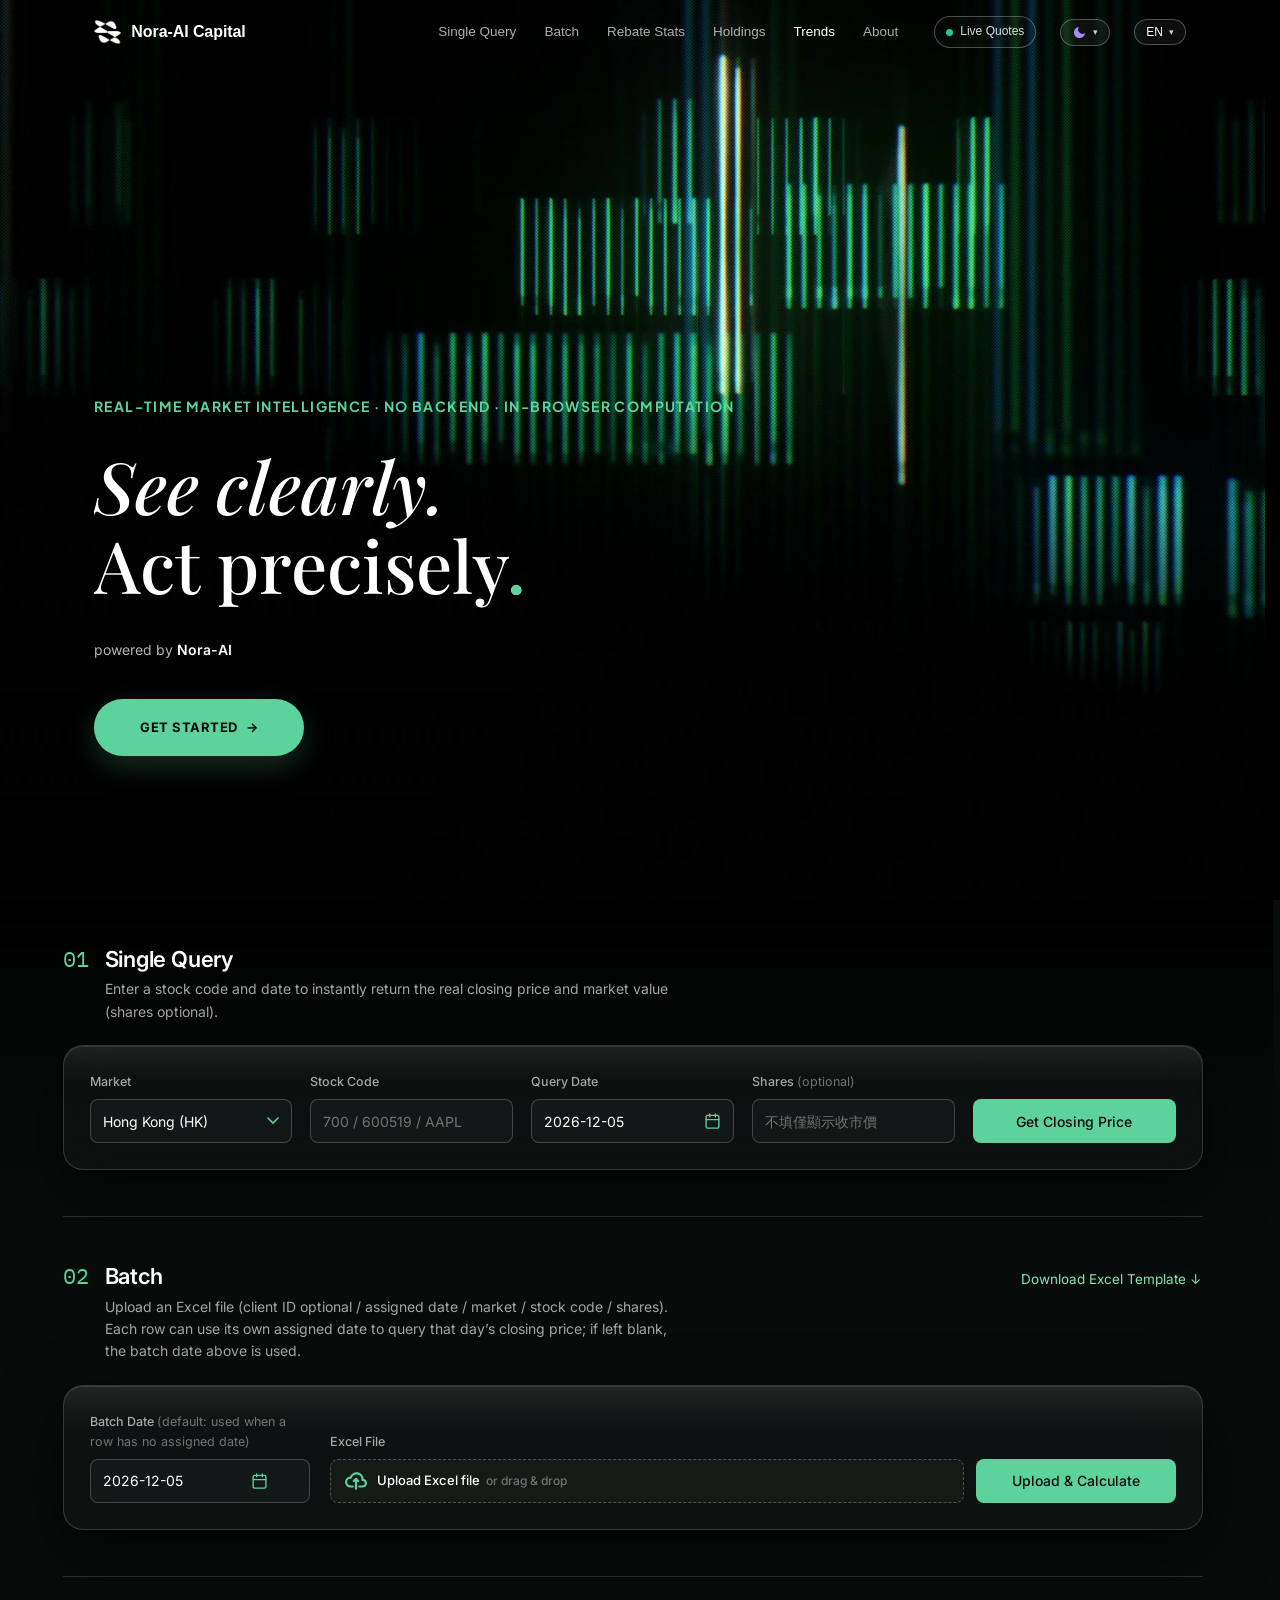
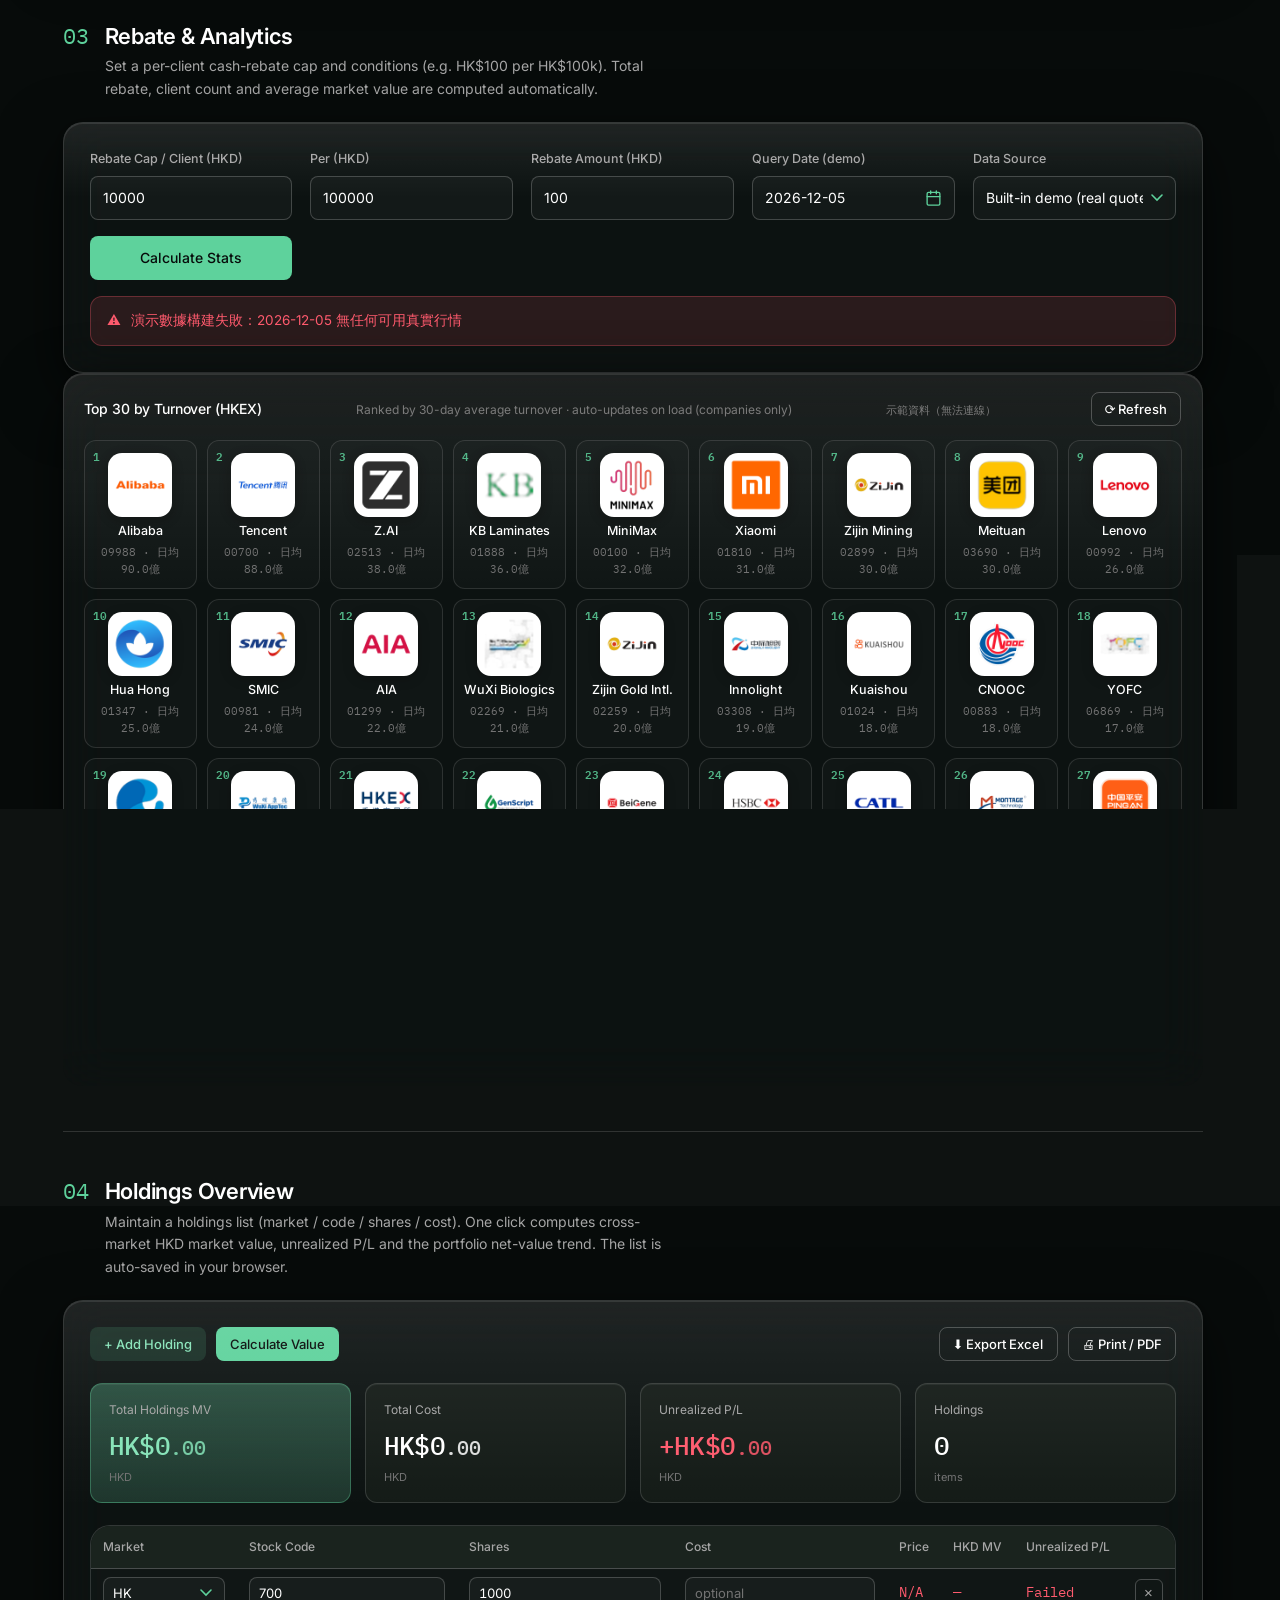
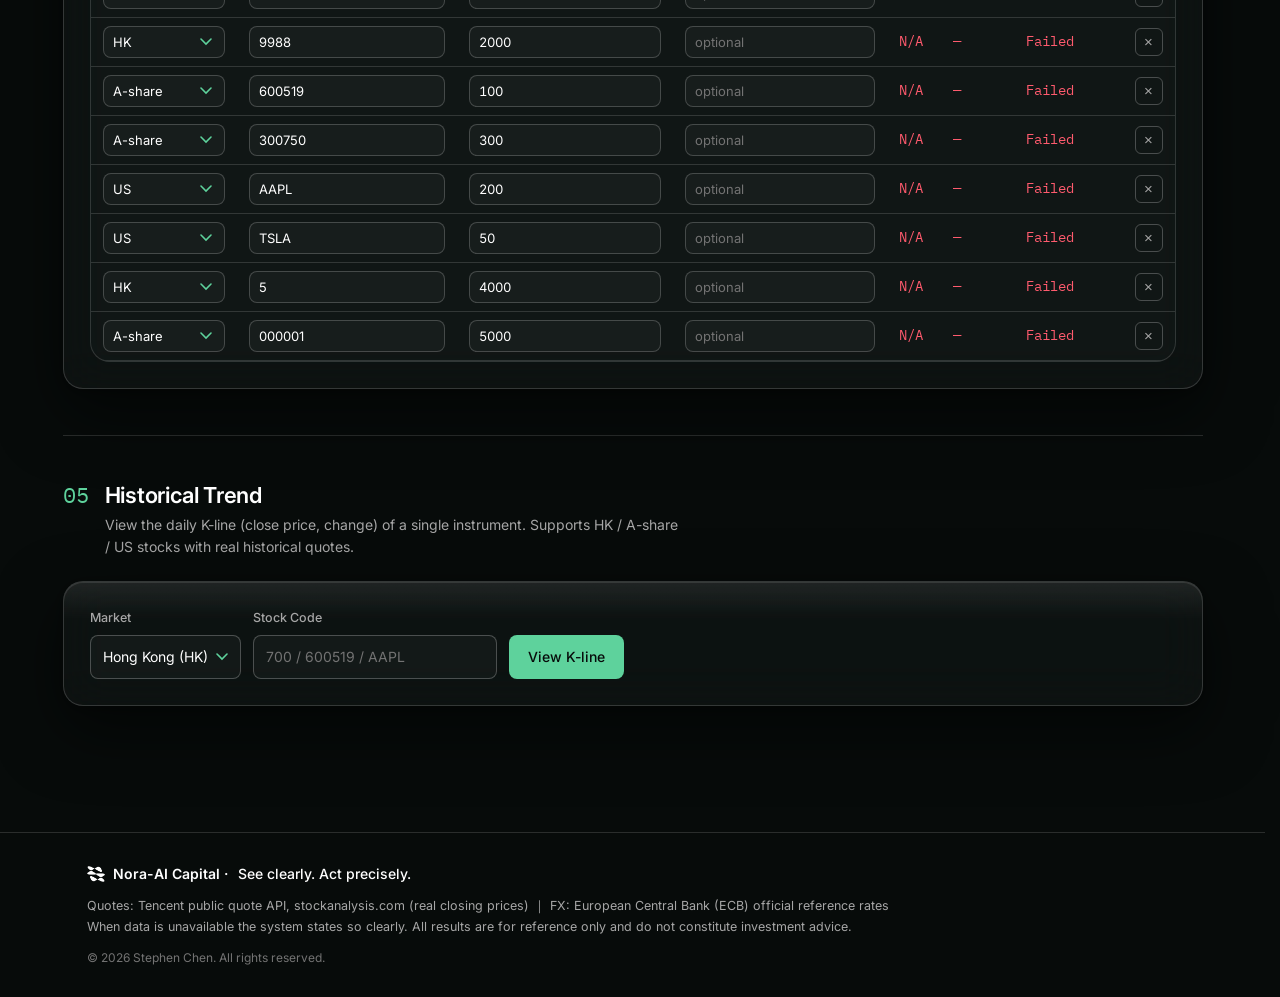
<file: index.html>
<!DOCTYPE html>
<html lang="zh-Hant">
<head>
<meta charset="UTF-8">
<meta name="viewport" content="width=device-width, initial-scale=1.0">
<title>Nora-AI Capital — 股票市值計算器</title>
<script>
  /* 防止微信/瀏覽器在載入時自動復原上次滾動位置（導致 hero 一閃後跳到下方區塊）。
     設為 manual 可關掉瀏覽器自帶的 scroll restoration，並在載入時瞬間回到頂部。 */
  (function () {
    try { if ('scrollRestoration' in history) history.scrollRestoration = 'manual'; } catch (e) {}
    /* 帶錨點跳轉（如 index.html#quote）時讓瀏覽器正常跳到章節；僅無錨點才回頂部 */
    if (location.hash) return;
    function toTop() {
      try { window.scrollTo({ top: 0, left: 0, behavior: 'instant' }); }
      catch (e) { window.scrollTo(0, 0); }
    }
    toTop();
    document.addEventListener('DOMContentLoaded', toTop);
    window.addEventListener('load', toTop);
  })();
</script>
<meta name="description" content="Nora-AI Capital — 港股 / A股 / 美股持倉市值計算、批量作業與現金回贈統計">
<link rel="icon" type="image/png" sizes="32x32" href="img/logo-mark-32.png">
<link rel="icon" type="image/png" sizes="192x192" href="img/logo-mark-192.png">
<link rel="apple-touch-icon" sizes="180x180" href="img/apple-touch-icon.png">
<meta name="theme-color" content="#070B0A">
<meta property="og:title" content="Nora-AI Capital — 股票市值計算器">
<meta property="og:description" content="See clearly. Act precisely. 港股 / A股 / 美股持倉市值計算、批量作業與現金回贈統計。">
<meta property="og:image" content="img/logo-mark-512.png">
<meta property="og:type" content="website">
<meta name="twitter:card" content="summary">
<meta name="twitter:image" content="img/logo-mark-512.png">
<link rel="preconnect" href="https://fonts.googleapis.com">
<link rel="preconnect" href="https://fonts.gstatic.com" crossorigin>
<link href="https://fonts.googleapis.com/css2?family=Alibaba+PuHuiTi:wght@300;400;500;600&family=IBM+Plex+Mono:wght@300;400;500&family=Inter:wght@200;300;400;500;600;800&family=Instrument+Serif:ital@0;1&family=Ma+Shan+Zheng&family=Playfair+Display:ital,wght@0,400;0,500;0,600;1,400;1,500;1,600&family=Plus+Jakarta+Sans:wght@400;600;700&display=swap" rel="stylesheet">
<script>
  /* 白天／深夜主題：於 CSS 載入前先決定 data-theme，避免閃色（FOUC）。
     localStorage("site_theme") ∈ {day, night, auto}；缺省 auto（06:00–17:59＝白天）。 */
  (function () {
    var t = "auto";
    try {
      var v = localStorage.getItem("site_theme");
      if (v === "day" || v === "night" || v === "auto") t = v;
    } catch (e) { /* ignore */ }
    if (t === "auto") {
      var h = new Date().getHours();
      t = (h >= 6 && h < 18) ? "day" : "night";
    }
    document.documentElement.setAttribute("data-theme", t);
  })();
</script>
    <link rel="stylesheet" href="css/style.css?v=20260816aa">
<link rel="stylesheet" href="css/hero.css?v=20260816e">
</head>
<body>

<!-- ================= 極光背景層（WebGL 流體極光，位於各章節背後） ================= -->
<canvas id="aurora-canvas" aria-hidden="true"></canvas>
<script src="js/aurora-bg.js?v=20260816b"></script>
<!-- ================= 白天章節背景層（綠色漸變物體＋變換線條，取代極光） ================= -->
<div id="dayScene" aria-hidden="true"></div>

<!-- ================= 導覽（透明融入 hero；滾動後毛玻璃懸浮） ================= -->
<header class="site-nav" id="siteNav">
  <div class="container nav-row">
    <a class="brand" href="#top"><img class="brand-logo" src="img/logo-mark-white.png" alt="Nora-AI Capital"><span class="brand-text">Nora-AI Capital</span></a>
    <nav class="nav-links" id="navLinks" aria-label="主導覽" data-i18n-aria="nav.aria">
      <span class="nav-indicator" id="navIndicator" aria-hidden="true"></span>
      <a href="#quote"><span class="nav-link__txt" data-i18n="nav.query">單筆查詢</span><span class="nav-link__txt" aria-hidden="true" data-i18n="nav.query">單筆查詢</span></a>
      <a href="#batch"><span class="nav-link__txt" data-i18n="nav.batch">批量作業</span><span class="nav-link__txt" aria-hidden="true" data-i18n="nav.batch">批量作業</span></a>
      <a href="#stats"><span class="nav-link__txt" data-i18n="nav.stats">回贈統計</span><span class="nav-link__txt" aria-hidden="true" data-i18n="nav.stats">回贈統計</span></a>
      <a href="#overview"><span class="nav-link__txt" data-i18n="nav.overview">持倉總覽</span><span class="nav-link__txt" aria-hidden="true" data-i18n="nav.overview">持倉總覽</span></a>
      <a href="#history"><span class="nav-link__txt" data-i18n="nav.history">走勢</span><span class="nav-link__txt" aria-hidden="true" data-i18n="nav.history">走勢</span></a>
      <a href="about.html"><span class="nav-link__txt" data-i18n="nav.about">關於</span><span class="nav-link__txt" aria-hidden="true" data-i18n="nav.about">關於</span></a>
    </nav>
    <span class="nav-live"><i class="dot"></i><span data-i18n="nav.live">真實行情</span></span>
    <div class="theme-switch" id="themeSwitch"></div>
    <div class="lang-switch" id="langSwitch"></div>
    <button class="nav__toggle" id="menuToggle" aria-expanded="false" aria-controls="mobileMenu" aria-label="Open menu" data-i18n-aria="nav.menu">
      <span class="bar"></span>
      <span class="bar"></span>
      <span class="bar"></span>
    </button>
  </div>
</header>

<!-- ================= 全螢幕 mobile menu（hero 漢堡觸發） ================= -->
<nav class="mobile-menu" id="mobileMenu" role="dialog" aria-modal="true" aria-label="Site menu" aria-hidden="true" inert>
  <a class="m-link" href="#quote" style="--i:0" data-i18n="nav.query">單筆查詢</a>
  <a class="m-link" href="#batch" style="--i:1" data-i18n="nav.batch">批量作業</a>
  <a class="m-link" href="#stats" style="--i:2" data-i18n="nav.stats">回贈統計</a>
  <a class="m-link" href="#overview" style="--i:3" data-i18n="nav.overview">持倉總覽</a>
  <a class="m-link" href="#history" style="--i:4" data-i18n="nav.history">走勢</a>
  <a class="m-link" href="about.html" style="--i:5" data-i18n="nav.about">關於</a>
  <a class="m-cta" href="#quote" style="--i:6" data-i18n="menu.cta">開始使用</a>
</nav>

<!-- ================= 頁頭（cinematic hero，站點第一視覺焦點） ================= -->
<section class="hero-cinema" id="top">
  <div class="hero-cinema__media">
    <video autoplay muted loop playsinline preload="auto"
      poster="video/hero-codenest-poster.jpg">
      <source src="https://stream.mux.com/tLkHO1qZoaaQOUeVWo8hEBeGQfySP02EPS02BmnNFyXys.m3u8" type="application/x-mpegURL">
    </video>
  </div>
  <!-- 白天 hero：白底＋綠調背景圖＋兩側柔綠霧＋純白曲線＋顆粒（僅 data-theme="day" 顯示） -->
  <div class="hero-day" id="heroDay" aria-hidden="true">
    <div class="hero-day__bg"></div>
    <div class="hero-day__fog hero-day__fog--l" aria-hidden="true"></div>
    <div class="hero-day__fog hero-day__fog--r" aria-hidden="true"></div>
    <div class="hero-day__lines" id="heroDayLines" aria-hidden="true"></div>
    <div class="hero-day__grain" aria-hidden="true"></div>
  </div>
  <div class="hero-cinema__scrim" aria-hidden="true"></div>
  <div class="hero-cinema__fade" aria-hidden="true"></div>

  <div class="hero-cinema__body">
    <div class="hero-cinema__panel">
      <p class="hc-eyebrow" data-i18n="hero.eyebrow">Real-time market intelligence</p>
      <div class="hc-slogan" data-cursor="blend" data-i18n-aria="brand.sloganFull" aria-label="See clearly. Act precisely.">
        <span class="hc-slogan__line hc-slogan__line--italic" data-i18n="brand.slogan1">See&nbsp;clearly.</span>
        <span class="hc-slogan__line" data-i18n-html="brand.slogan2Html">Act&nbsp;precisely<span class="hc-dot">.</span></span>
      </div>
      <p class="hc-powered">powered by <b>Nora-AI</b></p>
      <a class="hc-cta" href="#quote"><span data-i18n="hero.cta">Get started</span> <span class="arrow" aria-hidden="true">→</span></a>
    </div>
  </div>
</section>

<main class="container main">

  <!-- ================= 單筆查詢（第一章） ================= -->
  <section class="section" id="quote">
    <div class="section-head">
      <span class="sec-no">01</span>
      <div>
        <h2 data-i18n="quote.title">單筆查詢</h2>
        <p data-i18n="quote.desc">輸入股票代碼與日期，立即返回真實收市價與市值（可選填股數）。</p>
      </div>
    </div>
    <div class="card">
      <form id="quote-form" class="form-grid">
        <div class="field">
          <label for="q-market" data-i18n="quote.lbl.market">市場</label>
          <select id="q-market" name="market">
            <option value="HK" data-i18n="mk.opt.hk">港股（HK）</option>
            <option value="A" data-i18n="mk.opt.a">A股（A）</option>
            <option value="US" data-i18n="mk.opt.us">美股（US）</option>
          </select>
        </div>
        <div class="field">
          <label for="q-code" data-i18n="quote.lbl.code">股票代碼</label>
          <input id="q-code" type="text" data-i18n-ph="quote.ph.code" placeholder="700 / 600519 / AAPL" autocomplete="off" required>
        </div>
        <div class="field">
          <label for="q-date" data-i18n="quote.lbl.date">查詢日期</label>
          <div class="date-wrap">
            <input id="q-date" type="text" class="date-pick" readonly placeholder="YYYY-MM-DD" required>
            <svg class="date-ico" aria-hidden="true" focusable="false" viewBox="0 0 24 24" fill="none" stroke="currentColor" stroke-width="1.9" stroke-linecap="round" stroke-linejoin="round"><rect x="3" y="4" width="18" height="18" rx="2"/><line x1="16" y1="2" x2="16" y2="6"/><line x1="8" y1="2" x2="8" y2="6"/><line x1="3" y1="10" x2="21" y2="10"/></svg>
          </div>
        </div>
        <div class="field">
          <label for="q-shares"><span data-i18n="quote.lbl.shares">股份數量</span> <span class="opt" data-i18n="quote.opt">（選填）</span></label>
          <input id="q-shares" type="number" min="1" step="any" placeholder="不填僅顯示收市價">
        </div>
        <div class="field field-action">
          <button class="btn btn-primary" type="submit" id="q-submit" data-i18n="quote.btn">查詢收市價</button>
        </div>
      </form>
      <div id="q-result" class="result-area" hidden></div>
    </div>
  </section>

  <!-- ================= 批量作業（第二章） ================= -->
  <section class="section" id="batch">
    <div class="section-head">
      <span class="sec-no">02</span>
      <div>
        <h2 data-i18n="batch.title">批量作業</h2>
        <p data-i18n="batch.desc">上傳 Excel（客戶編號選填／指定日期／市場／股票代碼／股份數量），每列可使用自己的指定日期查詢該日收市價；如未填寫則採用上方批量日期。</p>
      </div>
      <button class="link-btn" id="dl-template" type="button" data-i18n="batch.dl">下載 Excel 樣本模板 ↓</button>
    </div>
    <div class="card">
      <form id="batch-form" class="form-grid">
        <div class="field field--with-lock">
          <label for="b-date"><span data-i18n="batch.lbl.date">批量日期</span> <span class="opt" data-i18n="batch.lbl.dateHint">（缺省值：每列未指定日期時使用）</span></label>
          <div class="date-lock-wrap">
            <input id="b-date" type="text" class="date-pick" readonly placeholder="YYYY-MM-DD" required>
            <svg class="date-ico" aria-hidden="true" focusable="false" viewBox="0 0 24 24" fill="none" stroke="currentColor" stroke-width="1.9" stroke-linecap="round" stroke-linejoin="round"><rect x="3" y="4" width="18" height="18" rx="2"/><line x1="16" y1="2" x2="16" y2="6"/><line x1="8" y1="2" x2="8" y2="6"/><line x1="3" y1="10" x2="21" y2="10"/></svg>
            <span class="b-date-hint" id="bDateHint" tabindex="0" aria-label="說明" style="display:none" title="">🔒<span class="tip-bubble">檔案含「指定日期」欄，批量日期已鎖定。各列以自己的指定日期查詢收市價。</span></span>
          </div>
        </div>
        <div class="b-file-row">
          <div class="field field-file">
            <label for="b-file" data-i18n="batch.lbl.file">Excel 檔案</label>
            <label class="b-file-drop" id="bFileDrop" data-i18n-aria="batch.aria.file">
              <svg class="b-file-icon" aria-hidden="true" xmlns="http://www.w3.org/2000/svg" fill="none" viewBox="0 0 20 16">
                <path stroke="currentColor" stroke-linecap="round" stroke-linejoin="round" stroke-width="2" d="M13 13h3a3 3 0 0 0 0-6h-.025A5.56 5.56 0 0 0 16 6.5 5.5 5.5 0 0 0 5.207 5.021C5.137 5.017 5.071 5 5 5a4 4 0 0 0 0 8h2.167M10 15V6m0 0L8 8m2-2 2 2"/>
              </svg>
              <span class="b-file-text">
                <span data-i18n="batch.fileText">上傳 Excel 檔案</span>
                <span class="b-file-hint" data-i18n="batch.fileHint">· 或拖曳至此</span>
              </span>
              <input id="b-file" type="file" accept=".xlsx" class="b-file-input" required>
            </label>
          </div>
          <div class="field field-action">
            <label class="b-action-label" aria-hidden="true">&nbsp;</label>
            <button class="btn btn-primary b-upload-btn" type="submit" id="b-submit" data-i18n="batch.btn">上傳並計算</button>
          </div>
        </div>
      </form>
      <div id="b-progress" class="progress" hidden></div>
      <div id="b-result" class="result-area" hidden></div>
    </div>
  </section>

  <!-- ================= 回贈與統計（第三章） ================= -->
  <section class="section" id="stats">
    <div class="section-head">
      <span class="sec-no">03</span>
      <div>
        <h2 data-i18n="stats.title">回贈與統計分析</h2>
        <p data-i18n="stats.desc">設定每人現金回贈上限與條件（如每 10 萬港幣送 100 元），自動統計總回贈、客戶人數與平均市值。</p>
      </div>
    </div>
    <div class="card">
      <form id="stats-form" class="form-grid">
        <div class="field">
          <label for="s-cap" data-i18n="stats.lbl.cap">每人回贈上限（HKD）</label>
          <input id="s-cap" type="number" min="0" step="any" value="10000" required>
        </div>
        <div class="field">
          <label for="s-threshold" data-i18n="stats.lbl.threshold">每（HKD）</label>
          <input id="s-threshold" type="number" min="1" step="any" value="100000" required>
        </div>
        <div class="field">
          <label for="s-amount" data-i18n="stats.lbl.amount">回贈金額（HKD）</label>
          <input id="s-amount" type="number" min="0" step="any" value="100" required>
        </div>
        <div class="field">
          <label for="s-date" data-i18n="stats.lbl.date">查詢日期（演示用）</label>
          <div class="date-wrap">
            <input id="s-date" type="text" class="date-pick" readonly placeholder="YYYY-MM-DD">
            <svg class="date-ico" aria-hidden="true" focusable="false" viewBox="0 0 24 24" fill="none" stroke="currentColor" stroke-width="1.9" stroke-linecap="round" stroke-linejoin="round"><rect x="3" y="4" width="18" height="18" rx="2"/><line x1="16" y1="2" x2="16" y2="6"/><line x1="8" y1="2" x2="8" y2="6"/><line x1="3" y1="10" x2="21" y2="10"/></svg>
          </div>
        </div>
        <div class="field">
          <label for="s-source" data-i18n="stats.lbl.source">數據源</label>
          <select id="s-source">
            <option value="demo" data-i18n="stats.opt.demo">內建演示（真實行情）</option>
            <option value="last" data-i18n="stats.opt.last">最近一次批量結果</option>
          </select>
        </div>
        <div class="field field-action">
          <button class="btn btn-primary" type="submit" id="s-submit" data-i18n="stats.btn">計算統計</button>
        </div>
      </form>

      <div id="s-loading" class="progress" hidden data-i18n="stats.loading">正在載入真實行情與統計…</div>

      <div id="s-kpis" class="kpis" hidden>
        <div class="kpi">
          <span class="kpi-label" data-i18n="stats.kpi.totalRebate">總回贈金額</span>
          <span class="kpi-value" id="k-total">—</span>
          <span class="kpi-unit">HKD</span>
        </div>
        <div class="kpi">
          <span class="kpi-label" data-i18n="stats.kpi.qualified">合資格受惠客戶</span>
          <span class="kpi-value" id="k-qualified">—</span>
          <span class="kpi-unit" data-i18n="stats.unit.clients">位</span>
        </div>
        <div class="kpi">
          <span class="kpi-label" data-i18n="stats.kpi.clients">涉及客戶人數</span>
          <span class="kpi-value" id="k-clients">—</span>
          <span class="kpi-unit" data-i18n="stats.unit.clients">位</span>
        </div>
        <div class="kpi">
          <span class="kpi-label" data-i18n="stats.kpi.avg">單一客戶平均市值</span>
          <span class="kpi-value" id="k-avg">—</span>
          <span class="kpi-unit">HKD</span>
        </div>
        <div class="kpi kpi-hl">
          <span class="kpi-label" data-i18n="stats.kpi.totalMv">持倉總市值</span>
          <span class="kpi-value" id="k-total-mv">—</span>
          <span class="kpi-unit">HKD</span>
        </div>
      </div>

      <div id="s-charts" class="charts" hidden>
        <div class="chart-box chart-top3">
          <h3 class="chart-title"><span data-i18n="stats.chart.top3">持倉市值 Top 3</span> <span class="chart-sub" data-i18n="stats.chart.top3sub">公司識別</span></h3>
          <div id="top3-cards" class="top3-cards"></div>
          <div id="chartTop3" class="chart"></div>
        </div>
        <div class="chart-box chart-market">
          <h3 class="chart-title" data-i18n="stats.chart.market">市場分佈</h3>
          <div id="chartMarket" class="chart"></div>
        </div>
        <div class="chart-box chart-rebate">
          <h3 class="chart-title" data-i18n="stats.chart.rebate">各客戶回贈</h3>
          <div id="chartRebate" class="chart"></div>
        </div>
      </div>

      <div id="s-error" class="error-box" hidden></div>
      <div id="s-note" class="note-box" hidden></div>
    </div>

    <!-- 港交所成交額 Top 30（公司識別看板） -->
    <div class="card top30-card">
      <div class="top30-head">
        <h3 class="chart-title"><span data-i18n="stats.top30.title">港交所成交額 Top 30</span></h3>
        <p class="top30-sub" data-i18n="stats.top30.desc">按最近 30 日平均成交額排行 · 進站自動更新（僅上市公司）</p>
        <span id="top30-meta" class="top30-meta">更新中…</span>
        <button class="btn btn-ghost btn-sm" type="button" id="top30-refresh" data-i18n="stats.top30.refresh">⟳ 更新</button>
      </div>
      <div id="top30-grid" class="top30-grid"></div>
    </div>
  </section>

  <!-- ================= 持倉總覽（第四章） ================= -->
  <section class="section" id="overview">
    <div class="section-head">
      <span class="sec-no">04</span>
      <div>
        <h2 data-i18n="overview.title">持倉總覽</h2>
        <p data-i18n="overview.desc">維護持倉清單（市場／代碼／股數／成本），一鍵計算跨市場港幣市值、未實現盈虧與組合淨值走勢。清單自動保存在本機瀏覽器。</p>
      </div>
    </div>
    <div class="card">
      <div class="pf-toolbar">
        <button class="btn btn-soft btn-sm" type="button" id="pf-add" data-i18n="overview.btn.add">＋ 新增持倉</button>
        <button class="btn btn-primary btn-sm" type="button" id="pf-compute" data-i18n="overview.btn.compute">計算市值</button>
        <span class="spacer"></span>
        <button class="btn btn-ghost btn-sm" type="button" id="pf-export" data-i18n="overview.btn.export">⬇ 匯出 Excel</button>
        <button class="btn btn-ghost btn-sm" type="button" id="pf-print" data-i18n="overview.btn.print">🖨 列印 / PDF</button>
      </div>

      <div id="pf-loading" class="progress" hidden data-i18n="overview.loading">正在查詢真實行情並計算…</div>
      <div id="pf-msg" class="error-box" hidden></div>

      <div class="kpis" id="pf-kpis" hidden>
        <div class="kpi kpi-hl"><span class="kpi-label" data-i18n="overview.kpi.total">持倉總市值</span><span class="kpi-value" id="k-pf-total">—</span><span class="kpi-unit">HKD</span></div>
        <div class="kpi"><span class="kpi-label" data-i18n="overview.kpi.cost">總成本</span><span class="kpi-value" id="k-pf-cost">—</span><span class="kpi-unit">HKD</span></div>
        <div class="kpi"><span class="kpi-label" data-i18n="overview.kpi.pl">未實現盈虧</span><span class="kpi-value" id="k-pf-pl">—</span><span class="kpi-unit">HKD</span></div>
        <div class="kpi"><span class="kpi-label" data-i18n="overview.kpi.count">持倉標的</span><span class="kpi-value" id="k-pf-count">—</span><span class="kpi-unit" data-i18n="overview.kpi.unit.count">檔</span></div>
      </div>

      <div class="table-wrap">
        <table class="pf-table">
          <thead>
            <tr>
              <th data-label="市場" data-i18n="pf.th.market">市場</th>
              <th data-label="股票代碼" data-i18n="pf.th.code">股票代碼</th>
              <th data-label="股數" data-i18n="pf.th.shares">股數</th>
              <th data-label="成本價" data-i18n="pf.th.cost">成本價</th>
              <th data-label="現價" data-i18n="pf.th.price">現價</th>
              <th data-label="港幣市值" data-i18n="pf.th.mv">港幣市值</th>
              <th data-label="未實現盈虧" data-i18n="pf.th.pl">未實現盈虧</th>
              <th class="col-act"></th>
            </tr>
          </thead>
          <tbody id="pf-body"></tbody>
        </table>
      </div>

      <div class="curve-box" id="pf-curve-box" hidden>
        <h3 class="chart-title" data-i18n="overview.curve">組合淨值走勢（近 180 個交易日，HKD）</h3>
        <div id="pf-curve" class="chart"></div>
      </div>
    </div>
  </section>

  <!-- ================= 歷史走勢（第五章） ================= -->
  <section class="section" id="history">
    <div class="section-head">
      <span class="sec-no">05</span>
      <div>
        <h2 data-i18n="history.title">歷史走勢</h2>
        <p data-i18n="history.desc">檢視單一標的的日 K 線（收盤價、漲跌）。支援港股 / A股 / 美股，數據為真實歷史行情。</p>
      </div>
    </div>
    <div class="card">
      <form id="kline-form" class="kline-controls">
        <div class="field">
          <label for="h-market" data-i18n="history.lbl.market">市場</label>
          <select id="h-market">
            <option value="HK" data-i18n="mk.opt.hk">港股（HK）</option>
            <option value="A" data-i18n="mk.opt.a">A股（A）</option>
            <option value="US" data-i18n="mk.opt.us">美股（US）</option>
          </select>
        </div>
        <div class="field">
          <label for="h-code" data-i18n="history.lbl.code">股票代碼</label>
          <input id="h-code" type="text" data-i18n-ph="history.ph.code" placeholder="700 / 600519 / AAPL" autocomplete="off">
        </div>
        <div class="field field-action">
          <label class="b-kline-label" aria-hidden="true">&nbsp;</label>
          <button class="btn btn-primary" type="submit" id="h-submit" data-i18n="history.btn">查看 K 線</button>
        </div>
      </form>
      <div id="h-msg" class="error-box" hidden></div>
      <div class="curve-box" id="h-curve-box" hidden>
        <h3 class="chart-title" id="h-curve-title" data-i18n="history.curve">日 K 線</h3>
        <div id="chartKline" class="chart"></div>
      </div>
    </div>
  </section>
</main>

<!-- ================= FOOTER ================= -->
<footer class="site-footer">
  <div class="container footer-row">
    <span class="footer-brand"><img class="footer-logo" src="img/logo-mark-white.png" alt="Nora-AI Capital">Nora-AI Capital · <span class="brand-slogan" data-i18n="brand.sloganFull">See clearly. Act precisely.</span></span>
    <p class="footer-note" data-i18n-html="footer.note">
      行情來源：騰訊公開行情接口、stockanalysis.com（真實收市價）｜匯率來源：歐洲央行 ECB 官方參考匯率<br>
      查無數據時系統將明確提示，所有計算結果僅供參考，不構成投資建議。
    </p>
    <p class="footer-copy">© 2026 Stephen Chen. All rights reserved.</p>
  </div>
</footer>

<script src="vendor/echarts.min.js?v=20260809p"></script>
<script src="vendor/xlsx.full.min.js?v=20260809p"></script>
<script src="js/locales/zh-Hant.js?v=20260816b"></script>
<script src="js/locales/zh-Hans.js?v=20260816b"></script>
<script src="js/locales/en.js?v=20260816b"></script>
<script src="js/i18n.js?v=20260816a"></script>
<script src="js/theme.js?v=20260816h"></script>
<script src="js/datepicker.js?v=20260816f"></script>
<script src="js/data.js?v=20260814w"></script>
<script src="js/hk-logos.js?v=20260809p"></script>
<script src="js/top30-names.js?v=20260812a"></script>
<script src="js/top30.js?v=20260812a"></script>
<script src="js/charts.js?v=20260816a"></script>
<script src="js/excel.js?v=20260810i"></script>
<script src="js/portfolio.js?v=20260816a"></script>
<script src="js/app.js?v=20260814aa"></script>
<script src="vendor/hls.min.js?v=1.5.13"></script>
<script src="js/hero-hls.js?v=20260816a"></script>
<script src="js/hero-menu.js?v=20260814az"></script>
<script src="js/cursor-effect.js?v=20260816b"></script>
</body>
</html>
</file>
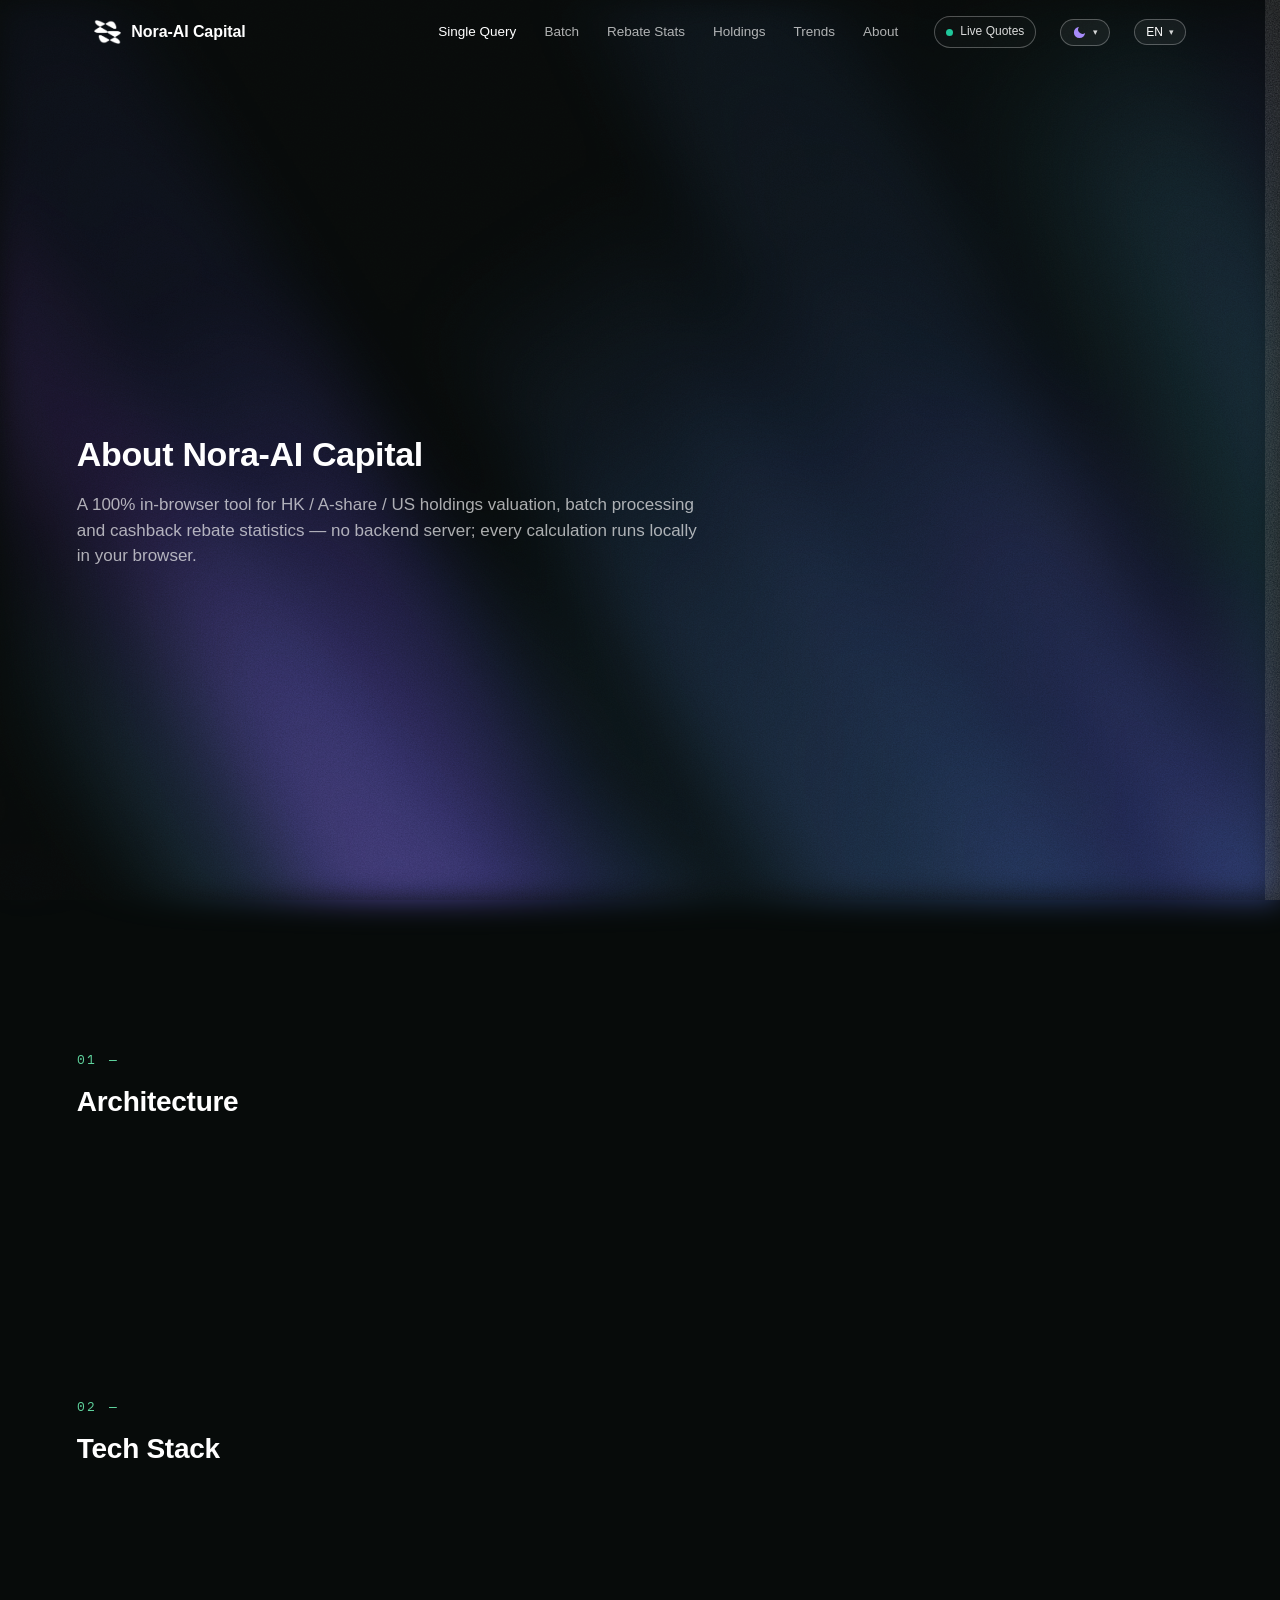
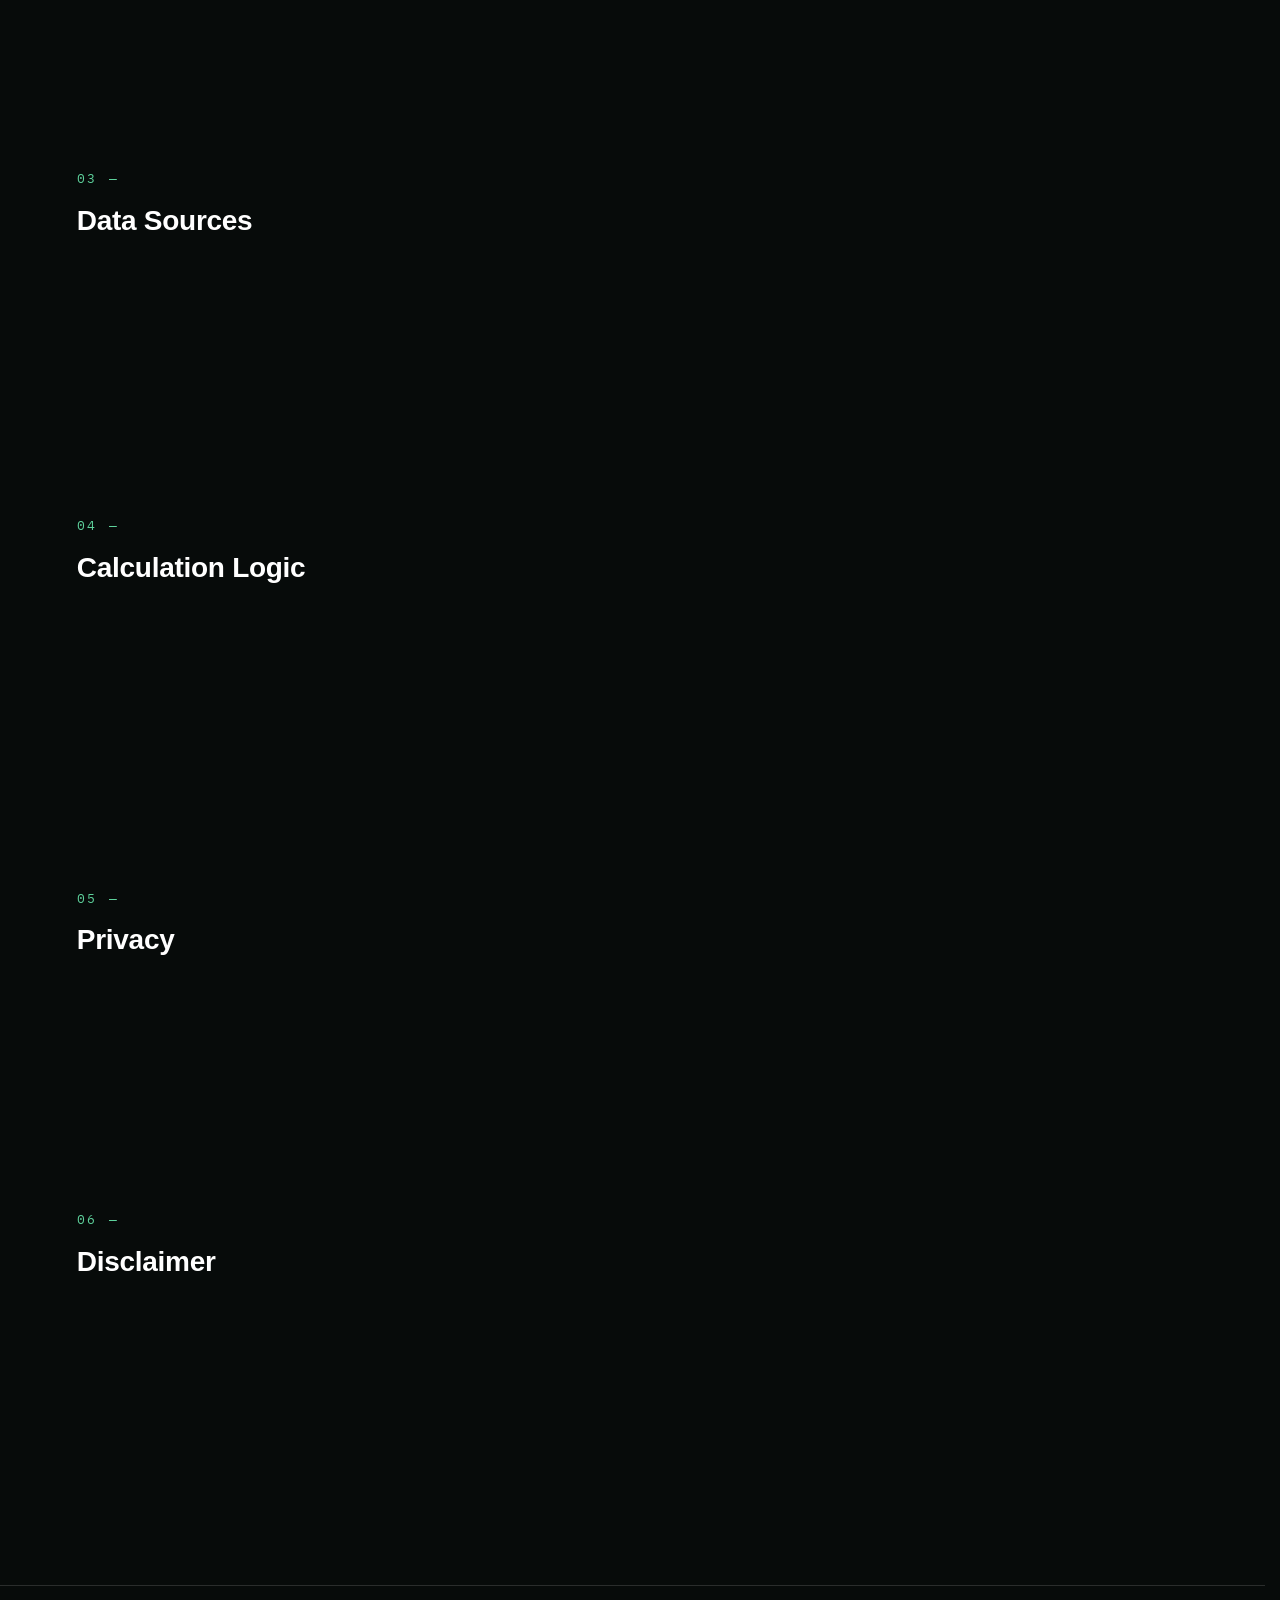
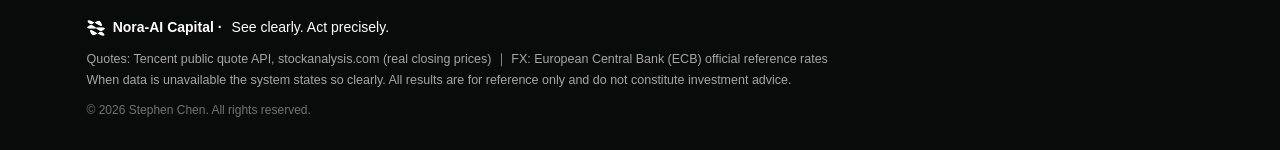
<file: about.html>
<!DOCTYPE html>
<html lang="zh-Hant">
<head>
<meta charset="UTF-8">
<meta name="viewport" content="width=device-width, initial-scale=1.0">
<title>關於 — Nora-AI Capital</title>
<meta name="theme-color" content="#070B0A">
<meta name="description" content="Nora-AI Capital 關於頁 — 無後台、純前端瀏覽器運算的技術說明與數據來源。">
<script>
  /* 防止瀏覽器恢復捲動位置造成 header 玻璃化過渡抖動：載入即回頂部 */
  (function () {
    try { if ('scrollRestoration' in history) history.scrollRestoration = 'manual'; } catch (e) {}
    if (location.hash) return;   /* 帶錨點時不強制回頂部，讓瀏覽器正常跳到對應位置 */
    function toTop() {
      try { window.scrollTo({ top: 0, left: 0, behavior: 'instant' }); }
      catch (e) { window.scrollTo(0, 0); }
    }
    toTop();
    document.addEventListener('DOMContentLoaded', toTop);
    window.addEventListener('load', toTop);
  })();
</script>
<link rel="icon" type="image/png" sizes="32x32" href="img/logo-mark-32.png">
<link rel="icon" type="image/png" sizes="192x192" href="img/logo-mark-192.png">
<link rel="apple-touch-icon" sizes="180x180" href="img/apple-touch-icon.png">
<link rel="preconnect" href="https://fonts.googleapis.com">
<link rel="preconnect" href="https://fonts.gstatic.com" crossorigin>
<link href="https://fonts.googleapis.com/css2?family=Alibaba+PuHuiTi:wght@300;400;500;600&family=IBM+Plex+Mono:wght@300;400;500&family=Inter:wght@200;300;400;500;600;800&family=Instrument+Serif:ital@0;1&family=Ma+Shan+Zheng&family=Playfair+Display:ital,wght@0,400;0,500;0,600;1,400;1,500;1,600&family=Plus+Jakarta+Sans:wght@400;600;700&display=swap" rel="stylesheet">
<script>
  /* 白天／深夜主題：於 CSS 載入前先決定 data-theme，避免閃色（FOUC）。 */
  (function () {
    var t = "auto";
    try {
      var v = localStorage.getItem("site_theme");
      if (v === "day" || v === "night" || v === "auto") t = v;
    } catch (e) { /* ignore */ }
    if (t === "auto") {
      var h = new Date().getHours();
      t = (h >= 6 && h < 18) ? "day" : "night";
    }
    document.documentElement.setAttribute("data-theme", t);
  })();
</script>
<link rel="stylesheet" href="css/style.css?v=20260816aa">
<link rel="stylesheet" href="css/hero.css?v=20260816b">
<style>
  /* 關於頁：光束動效背景＋大字報式滾動逐段顯現（無卡片） */
  body {
    background: #070B0A;
    font-family: "Alibaba PuHuiTi", "PingFang TC", "Microsoft JhengHei", sans-serif;
  }
  #about-beams {
    position: fixed; inset: 0; z-index: 0;
    width: 100vw; height: 100vh; display: block;
    pointer-events: none; touch-action: none; opacity: 1;
    transform: translateZ(0);        /* 固定為獨立合成圖層：捲動時快取、不重繪 */
    will-change: transform;
    filter: blur(15px);              /* 還原很模糊的柔焦感（雙層模糊） */
  }
  /* 沙粒粗糲感：粗細兩層膠片顆粒＋微微抖動 */
  #about-grain,
  #about-grain-fine {
    position: fixed; inset: 0; z-index: 0;
    pointer-events: none; touch-action: none;
    background-repeat: repeat;
  }
  #about-grain {
    opacity: .22; mix-blend-mode: overlay; filter: contrast(1.9) brightness(1.05);
    background-image: url("data:image/svg+xml;utf8,<svg xmlns='http://www.w3.org/2000/svg' width='240' height='240'><filter id='g'><feTurbulence type='fractalNoise' baseFrequency='0.75' numOctaves='2' stitchTiles='stitch'/><feColorMatrix type='saturate' values='0'/></filter><rect width='100%25' height='100%25' filter='url(%23g)'/></svg>");
  }
  #about-grain-fine {
    opacity: .14; mix-blend-mode: overlay; filter: contrast(2.2);
    background-image: url("data:image/svg+xml;utf8,<svg xmlns='http://www.w3.org/2000/svg' width='130' height='130'><filter id='gf'><feTurbulence type='fractalNoise' baseFrequency='1.8' numOctaves='2' stitchTiles='stitch'/><feColorMatrix type='saturate' values='0'/></filter><rect width='100%25' height='100%25' filter='url(%23gf)'/></svg>");
  }
  /* 呼吸感覆蓋層：純 opacity 脈動（不加 backdrop-filter，避免觸碰重繪卡頓） */
  #about-frost {
    position: fixed; inset: 0; z-index: 0;
    pointer-events: none;
    background: rgba(10, 10, 10, 0.28);   /* 背景調暗 */
    animation: aboutFrost 10s ease-in-out infinite;
  }
  @keyframes aboutFrost {
    0%, 100% { opacity: 0.85; }
    50% { opacity: 1; }
  }
  .about-wrap, .site-footer { position: relative; z-index: 1; }


  .about-hero {
    min-height: 100vh; min-height: 100svh;
    display: flex; flex-direction: column; align-items: flex-start; justify-content: center;
    max-width: 1320px; margin: 0 auto;
    padding: 104px max(24px, 6vw) 0;
  }
  .about-hero h1 {
    font-family: "Alibaba PuHuiTi", "PingFang TC", "Microsoft JhengHei", sans-serif;
    font-weight: 600; letter-spacing: -0.01em; line-height: 1.15;
    font-size: clamp(20px, 5.2vw, 34px); color: #FFFFFF;
    white-space: nowrap;             /* 標題單行顯示 */
  }
  .about-hero p {
    margin-top: 18px; max-width: 620px;
    color: rgba(255, 255, 255, 0.66);
    font-size: 17px; line-height: 1.5;
  }

  .about-blocks {
    max-width: 1320px; margin: 0 auto;
    padding: 6vh max(24px, 6vw) 18vh;
  }
  .about-block {
    display: flex; flex-direction: column; justify-content: center;
    padding: 96px 0;
  }
  .about-block .ab-num,
  .about-block h2 {
    opacity: 0; transform: translateY(18px);
    transition: opacity .8s cubic-bezier(0.22, 1, 0.36, 1), transform .8s cubic-bezier(0.22, 1, 0.36, 1);
  }
  .about-block.in-view .ab-num,
  .about-block.in-view h2 { opacity: 1; transform: none; }
  /* 段落文字：捲動時整段淡入＋上浮（進度由 JS 驅動） */
  .about-block p { will-change: opacity, transform; }
  .ab-num {
    font-family: var(--font-mono); color: var(--accent);
    font-size: 13px; letter-spacing: .20em; margin-bottom: 14px;
  }
  .about-block h2 {
    font-family: "Alibaba PuHuiTi", "PingFang TC", "Microsoft JhengHei", sans-serif;
    font-weight: 600; letter-spacing: -0.01em; line-height: 1.2;
    font-size: clamp(24px, 3.2vw, 28px); color: #FFFFFF; margin-bottom: 10px;
  }
  .about-block p {
    color: rgba(255, 255, 255, 0.66);
    font-size: 17px; line-height: 1.5;
    max-width: 620px;
  }
  .about-block.about-disclaimer p { color: rgba(255, 255, 255, 0.50); font-size: 13px; }

  @media (max-width: 720px) {
    .about-hero { padding-top: 88px; }
    .about-block { padding: 72px 0; }
  }
  @media (prefers-reduced-motion: reduce) {
    .about-block .ab-num,
    .about-block h2 {
      opacity: 1 !important; transform: none !important; transition: none !important;
    }
  }

  /* ═══════ 白天主題：關於頁 ═══════ */
  html[data-theme="day"] body { background: #F0FAF6; }
  html[data-theme="day"] #about-frost { background: rgba(255, 255, 255, 0.12); }
  html[data-theme="day"] #about-beams { opacity: 0.80; }
  html[data-theme="day"] .about-hero h1,
  html[data-theme="day"] .about-block h2 { color: #1B2434; }
  html[data-theme="day"] .about-hero p,
  html[data-theme="day"] .about-block p { color: rgba(27, 36, 52, 0.72); }
  html[data-theme="day"] .about-block.about-disclaimer p { color: rgba(27, 36, 52, 0.55); }
</style>
</head>
<body>

<!-- ================= 導覽（與主站一致） ================= -->
<header class="site-nav" id="siteNav">
  <div class="container nav-row">
    <a class="brand" href="index.html#top"><img class="brand-logo" src="img/logo-mark-white.png" alt="Nora-AI Capital"><span class="brand-text">Nora-AI Capital</span></a>
    <nav class="nav-links" id="navLinks" aria-label="主導覽" data-i18n-aria="nav.aria">
      <span class="nav-indicator" id="navIndicator" aria-hidden="true"></span>
      <a href="index.html#quote"><span class="nav-link__txt" data-i18n="nav.query">單筆查詢</span><span class="nav-link__txt" aria-hidden="true" data-i18n="nav.query">單筆查詢</span></a>
      <a href="index.html#batch"><span class="nav-link__txt" data-i18n="nav.batch">批量作業</span><span class="nav-link__txt" aria-hidden="true" data-i18n="nav.batch">批量作業</span></a>
      <a href="index.html#stats"><span class="nav-link__txt" data-i18n="nav.stats">回贈統計</span><span class="nav-link__txt" aria-hidden="true" data-i18n="nav.stats">回贈統計</span></a>
      <a href="index.html#overview"><span class="nav-link__txt" data-i18n="nav.overview">持倉總覽</span><span class="nav-link__txt" aria-hidden="true" data-i18n="nav.overview">持倉總覽</span></a>
      <a href="index.html#history"><span class="nav-link__txt" data-i18n="nav.history">走勢</span><span class="nav-link__txt" aria-hidden="true" data-i18n="nav.history">走勢</span></a>
      <a href="about.html" class="active"><span class="nav-link__txt" data-i18n="nav.about">關於</span><span class="nav-link__txt" aria-hidden="true" data-i18n="nav.about">關於</span></a>
    </nav>
    <span class="nav-live"><i class="dot"></i><span data-i18n="nav.live">真實行情</span></span>
    <div class="theme-switch" id="themeSwitch"></div>
    <div class="lang-switch" id="langSwitch"></div>
    <button class="nav__toggle" id="menuToggle" aria-expanded="false" aria-controls="mobileMenu" aria-label="Open menu" data-i18n-aria="nav.menu">
      <span class="bar"></span>
      <span class="bar"></span>
      <span class="bar"></span>
    </button>
  </div>
</header>

<!-- ================= 全螢幕 mobile menu ================= -->
<nav class="mobile-menu" id="mobileMenu" role="dialog" aria-modal="true" aria-label="Site menu" aria-hidden="true" inert>
  <a class="m-link" href="index.html#quote" style="--i:0" data-i18n="nav.query">單筆查詢</a>
  <a class="m-link" href="index.html#batch" style="--i:1" data-i18n="nav.batch">批量作業</a>
  <a class="m-link" href="index.html#stats" style="--i:2" data-i18n="nav.stats">回贈統計</a>
  <a class="m-link" href="index.html#overview" style="--i:3" data-i18n="nav.overview">持倉總覽</a>
  <a class="m-link" href="index.html#history" style="--i:4" data-i18n="nav.history">走勢</a>
  <a class="m-link" href="about.html" style="--i:5" data-i18n="nav.about">關於</a>
  <a class="m-cta" href="index.html#quote" style="--i:6" data-i18n="menu.cta">開始使用</a>
</nav>

<!-- ================= 關於內容（光束動效背景＋滾動逐段顯現） ================= -->
<canvas id="about-beams" aria-hidden="true"></canvas>
<div id="about-grain" aria-hidden="true"></div>
<div id="about-grain-fine" aria-hidden="true"></div>
<div id="about-frost" aria-hidden="true"></div>

<main class="about-wrap">
  <section class="about-hero">
    <h1 data-i18n="about.title">關於 Nora-AI Capital</h1>
    <p data-i18n="about.intro">這是一個 100% 在瀏覽器內運行的港股 / A股 / 美股持倉市值、批量作業與現金回贈計算工具——無後台伺服器，所有計算都在你的本機瀏覽器完成。</p>
  </section>

  <section class="about-blocks">
    <div class="about-block" id="b-arch">
      <span class="ab-num">01 —</span>
      <h2 data-i18n="about.arch.title">架構</h2>
      <p data-i18n="about.arch.body">純靜態前端：HTML + CSS + 原生 JavaScript，無框架、無後端。整站部署於 GitHub Pages，透過 GitHub Actions 自動發布。</p>
    </div>

    <div class="about-block" id="b-stack">
      <span class="ab-num">02 —</span>
      <h2 data-i18n="about.stack.title">技術棧</h2>
      <p data-i18n="about.stack.body">原生 JavaScript（Vanilla JS）；ECharts 繪製統計圖、K 線與淨值走勢；SheetJS（xlsx）解析 Excel 批量檔；hls.js 播放 hero 背景影片串流；i18n 支援繁中 / 簡中 / 英文；localStorage 儲存語言、持倉清單與行情快取。</p>
    </div>

    <div class="about-block" id="b-data">
      <span class="ab-num">03 —</span>
      <h2 data-i18n="about.data.title">數據來源</h2>
      <p data-i18n="about.data.body">港股 / A股：騰訊公開行情接口（即時報價與日 K）；美股：stockanalysis.com（5 年日線收市數據）；匯率：frankfurter.dev（歐洲央行 ECB 官方參考匯率）。全部由瀏覽器直連（CORS），不經任何伺服器轉發。</p>
    </div>

    <div class="about-block" id="b-calc">
      <span class="ab-num">04 —</span>
      <h2 data-i18n="about.calc.title">計算邏輯</h2>
      <p data-i18n="about.calc.body">單筆查詢：指定日期的真實收市價與市值；批量作業：上傳 Excel → 逐筆查價 → 港幣市值匯出；回贈統計：依門檻、金額與上限計算每人回贈，並統計合資格受惠客戶；持倉總覽：市值、未實現盈虧與組合淨值走勢；另有港交所成交額 Top 30 看板。</p>
    </div>

    <div class="about-block" id="b-privacy">
      <span class="ab-num">05 —</span>
      <h2 data-i18n="about.privacy.title">隱私</h2>
      <p data-i18n="about.privacy.body">所有輸入資料只存在你的本機瀏覽器（localStorage），不會上傳到任何伺服器；持倉清單、語言偏好與行情快取都在本機。</p>
    </div>

    <div class="about-block about-disclaimer" id="b-disclaimer">
      <span class="ab-num">06 —</span>
      <h2 data-i18n="about.disclaimer.title">免責聲明</h2>
      <p data-i18n="about.disclaimer.body">數據來自公開第三方接口，可能有延遲或錯誤；查無數據時系統會明確提示。所有計算結果僅供參考，不構成任何投資建議。</p>
    </div>
  </section>
</main>

<!-- ================= FOOTER ================= -->
<footer class="site-footer">
  <div class="container footer-row">
    <span class="footer-brand"><img class="footer-logo" src="img/logo-mark-white.png" alt="Nora-AI Capital">Nora-AI Capital · <span class="brand-slogan" data-i18n="brand.sloganFull">See clearly. Act precisely.</span></span>
    <p class="footer-note" data-i18n-html="footer.note">
      行情來源：騰訊公開行情接口、stockanalysis.com（真實收市價）｜匯率來源：歐洲央行 ECB 官方參考匯率<br>
      查無數據時系統將明確提示，所有計算結果僅供參考，不構成投資建議。
    </p>
    <p class="footer-copy">© 2026 Stephen Chen. All rights reserved.</p>
  </div>
</footer>

<script src="js/locales/zh-Hant.js?v=20260816b"></script>
<script src="js/locales/zh-Hans.js?v=20260816b"></script>
<script src="js/locales/en.js?v=20260816b"></script>
<script src="js/i18n.js?v=20260816a"></script>
<script src="js/theme.js?v=20260816h"></script>
<script src="js/about.js?v=20260814aw"></script>
<script src="js/hero-menu.js?v=20260814az"></script>
</body>
</html>
</file>
<file: css/style.css>
/* =====================================================================
 * Nora-AI Capital · 精簡數據儀表板
 * 實心深色底 · 單一藍色強調 · 等寬數字 · 無照片背景
 * ===================================================================== */

/* ---------- 設計變量 ---------- */
:root {
  /* 表面 —— CodeNest 深色系 */
  --bg:        #070B0A;
  --bg-soft:   #0D1210;
  --surface:   #0F1512;
  --surface-2: #141B17;
  --surface-3: #1A231E;
  --border:        rgba(255, 255, 255, 0.14);
  --border-strong: rgba(255, 255, 255, 0.24);

  /* 文字 */
  --text:  #FFFFFF;
  --muted: #A6A6A6;
  --faint: #737373;

  /* 單一強調色（CodeNest 青綠 #5ED29C） */
  --accent:      #5ED29C;
  --accent-hi:   #86E3B8;
  --accent-soft: rgba(94, 210, 156, 0.14);
  --accent-line: rgba(94, 210, 156, 0.35);

  /* 語義色：漲紅 / 跌綠（中國習慣） */
  --up:   #FF5B6E;
  --down: #1FC79B;
  --up-soft:   rgba(255, 91, 110, 0.12);
  --down-soft: rgba(31, 199, 155, 0.12);

  /* 兼容 app.js 既有的 --green/--red 語義（成功綠 / 失敗紅） */
  --green: var(--down);
  --red:   var(--up);

  /* 字體 */
  --font-sans: "Inter", system-ui, -apple-system, "PingFang TC", "Microsoft JhengHei", sans-serif;
  --font-mono: "IBM Plex Mono", ui-monospace, "SFMono-Regular", Menlo, monospace;
  --font-serif: "Instrument Serif", "Playfair Display", Georgia, serif;

  /* 間距 / 圓角 / 陰影 */
  --radius-sm: 8px;
  --radius:    12px;
  --radius-lg: 16px;
  --shadow:    0 1px 0 rgba(255,255,255,0.04) inset, 0 8px 24px rgba(0,0,0,0.35);
  --shadow-lg: 0 16px 48px rgba(0,0,0,0.45);
  --maxw: 1140px;

  /* 玻璃／控制層語義變數（全站僅深夜模式） */
  --nav-ink: #FFFFFF;
  --nav-text-dim: rgba(255, 255, 255, 0.68);
  --nav-text: rgba(255, 255, 255, 0.85);
  --nav-text-strong: rgba(255, 255, 255, 0.92);
  --nav-border: rgba(255, 255, 255, 0.28);
  --nav-border-hi: rgba(255, 255, 255, 0.45);
  --nav-text-shadow: none;           /* 移除 header 文字下方的黑色陰影 */
  --nav-glass: linear-gradient(180deg,
      rgba(18, 18, 18, 0.72) 0%,
      rgba(10, 10, 10, 0.60) 100%);
  --nav-glass-hover: linear-gradient(180deg,
      rgba(26, 26, 26, 0.76) 0%,
      rgba(14, 14, 14, 0.64) 100%);
  --menu-bg: rgba(10, 10, 10, 0.97);
  --glass: rgba(255, 255, 255, 0.03);
  --glass-soft: rgba(255, 255, 255, 0.025);
  --glass-subtle: rgba(255, 255, 255, 0.02);
  --glass-strong: rgba(255, 255, 255, 0.05);
  --glass-hover: rgba(255, 255, 255, 0.07);
  --glass-active: rgba(255, 255, 255, 0.12);
  --glass-border: rgba(255, 255, 255, 0.16);
  --glass-border-2: rgba(255, 255, 255, 0.14);
  --glass-border-soft: rgba(255, 255, 255, 0.12);
  --glass-border-faint: rgba(255, 255, 255, 0.10);
  --glass-border-input: rgba(255, 255, 255, 0.20);
  --inset-hi: rgba(255, 255, 255, 0.12);
  --card-sheen: linear-gradient(180deg, rgba(255, 255, 255, 0.08) 0%, rgba(255, 255, 255, 0) 30%);
  --card-shadow: 0 24px 64px rgba(0, 0, 0, 0.55), 0 2px 10px rgba(0, 0, 0, 0.30), inset 0 1px 0 rgba(255, 255, 255, 0.10);
  --focus-border: rgba(94, 210, 156, 0.50);
  --focus-ring: rgba(94, 210, 156, 0.16);

  color-scheme: dark;
}

/* ---------- 基礎 ---------- */
* { box-sizing: border-box; }
html { background: #070B0A; scrollbar-gutter: stable; }
[hidden] { display: none !important; }   /* 修正 .error-box / .progress / .kpis 等 [hidden] 被 CSS display 屬性蓋掉的 bug（會在頁面顯示空紅色 bar） */
html { scroll-behavior: smooth; }
body {
  margin: 0;
  font-family: var(--font-sans);
  font-weight: 400;
  color: var(--text);
  background: transparent;   /* 移除實心黑塊，讓固定的極光背景成為全站統一底色，影片與內容共享同一背景層 */
  line-height: 1.6;
  overflow-x: hidden;
  -webkit-font-smoothing: antialiased;
  text-rendering: optimizeLegibility;
}

/* ---------- 極光背景層（WebGL 流體極光，由 js/aurora-bg.js 繪製） ----------
   固定滿版、永遠在最底層；本身不透明輸出，蓋滿視口成為全站統一底色。
   body 透明（見上）才能讓它透出；html 背景 #06080E 作為 WebGL 不可用時的兜底。 */
#aurora-canvas {
  position: fixed;
  display: none;                   /* Mindloop 單色調：停用彩色極光，改為純黑底 */
  inset: 0;
  width: 100vw;
  height: 100vh;
  height: 100dvh;
  z-index: -1;
  display: block;
  pointer-events: none;
}

h1, h2, h3, h4 { margin: 0; font-weight: 600; letter-spacing: -0.01em; line-height: 1.2; }
p { margin: 0; }
a { color: inherit; text-decoration: none; }
em { font-style: italic; font-family: var(--font-serif); font-weight: 400; color: var(--accent-hi); }
.num { font-family: var(--font-mono); font-variant-numeric: tabular-nums; }
.dec { font-size: 0.78em; opacity: 0.85; letter-spacing: 0; }   /* 金額小數位縮小 */

.container { width: 100%; max-width: var(--maxw); margin: 0 auto; padding: 0 24px; }
.up   { color: var(--up); }
.down { color: var(--down); }

/* ---------- 導覽（透明融入 hero；滾動後毛玻璃懸浮置頂） ---------- */
:root {
  --nav-h: 64px;
  --nav-ease: cubic-bezier(0.16, 1, 0.3, 1);
}
.site-nav {
  /* fixed：讓 header 直接疊在 hero 影片之上（影片透出即「融入」），消除原本 sticky 在頂部留出的深色底色長條 */
  position: fixed; top: 0; left: 0; right: 0; z-index: 50;
  background: transparent;
  border-bottom: 1px solid transparent;
  color: var(--nav-ink);
  /* header 直接融入 hero 影片（頂部無黑底），用輕 text-shadow 保證白字在亮影片處仍清晰 */
  text-shadow: var(--nav-text-shadow);
  transition:
    background .45s var(--nav-ease),
    border-color .45s var(--nav-ease),
    backdrop-filter .45s var(--nav-ease),
    -webkit-backdrop-filter .45s var(--nav-ease),
    box-shadow .45s var(--nav-ease),
    color .35s ease;
}
/* 頁面載入完成前暫停 header 過渡，避免整頁跳轉時一動一動 */
.site-nav { transition: none; }
body.nav-ready .site-nav {
  transition:
    background .45s var(--nav-ease),
    border-color .45s var(--nav-ease),
    backdrop-filter .45s var(--nav-ease),
    -webkit-backdrop-filter .45s var(--nav-ease),
    box-shadow .45s var(--nav-ease),
    color .35s ease;
}
/* header 統一系統字型：整頁跳轉時不會因 webfont swap 造成文字跳動 */
.site-nav,
.site-nav .brand,
.site-nav .nav-links a,
.site-nav .nav-live,
.site-nav .lang-btn {
  font-family: -apple-system, BlinkMacSystemFont, "Segoe UI", "PingFang TC", "Microsoft JhengHei", sans-serif;
}
.nav-row { display: flex; align-items: center; gap: 24px; height: var(--nav-h); }
.brand {
  font-weight: 600; font-size: 16px; letter-spacing: -0.02em;
  display: flex; align-items: center; gap: 10px; white-space: nowrap;
  color: inherit;
  transition: color .35s ease;
}
.brand:hover { color: inherit; }
.brand-logo { height: 24px; width: auto; flex: none; display: block;
  transition: filter .35s ease;
}
.brand-text { letter-spacing: -0.005em; }

/* nav links（含滑動指示條） */
.nav-links { position: relative; display: flex; gap: 4px; margin-left: auto; align-items: center; }
.nav-links a {
  position: relative; z-index: 1;
  display: inline-flex; flex-direction: column;
  overflow: hidden;
  font-size: 13.5px; font-weight: 500; color: var(--nav-text-dim);
  padding: 8px 12px; border-radius: var(--radius-sm);
  transition: color .35s ease, background .35s ease, transform .18s ease;
  text-decoration: none;
}
.nav-links a:active { transform: scale(0.95); }
.nav-link__txt { display: block; white-space: nowrap; transition: transform .5s cubic-bezier(.34, 1.56, .64, 1); }
.nav-link__txt + .nav-link__txt { position: absolute; inset: 8px 12px; transform: translateY(120%); }
.nav-links a:hover .nav-link__txt,
.nav-links a:focus-visible .nav-link__txt { transform: translateY(-120%); }
.nav-links a:hover .nav-link__txt + .nav-link__txt,
.nav-links a:focus-visible .nav-link__txt + .nav-link__txt { transform: translateY(0); }
.nav-links a:hover { color: var(--nav-ink); }
.nav-links a.active { color: var(--nav-ink); }

/* 滑動指示條：依用戶要求移除會跳動的色塊（已改用文字亮度標示目前章節） */
.nav-indicator { display: none; }

.nav-live {
  display: inline-flex; align-items: center; gap: 7px;
  font-size: 12px; color: var(--nav-text);
  border: 1px solid var(--nav-border);
  border-radius: 999px; padding: 5px 11px; white-space: nowrap;
  background: var(--glass-subtle);
  transition: color .35s ease, border-color .35s ease, background .35s ease;
}
.nav-live .dot {
  width: 7px; height: 7px; border-radius: 50%; background: var(--down);
  box-shadow: 0 0 0 0 rgba(31,199,155,0.5); animation: pulse 2.4s infinite;
}
@keyframes pulse {
  0% { box-shadow: 0 0 0 0 rgba(31,199,155,0.45); }
  70% { box-shadow: 0 0 0 7px rgba(31,199,155,0); }
  100% { box-shadow: 0 0 0 0 rgba(31,199,155,0); }
}

/* ── 語言切換（header 右上，nav-live 與 hamburger 之間） ── */
.lang-switch { position: relative; display: inline-flex; align-items: center; flex: none; }
/* 主題切換：與語言切換同款（按鈕＋下拉選單） */
.theme-switch { position: relative; display: inline-flex; align-items: center; flex: none; }
.lang-btn {
  display: inline-flex; align-items: center; gap: 6px;
  font-family: var(--font-sans); font-size: 12px; font-weight: 500; color: var(--nav-ink);
  background: var(--glass-strong); border: 1px solid var(--nav-border);
  border-radius: 999px; padding: 5px 11px; cursor: pointer; white-space: nowrap;
  text-shadow: var(--nav-text-shadow);
  transition: background .2s ease, border-color .2s ease, transform .08s ease;
}
.lang-btn:hover { background: var(--glass-active); border-color: var(--nav-border-hi); }
.lang-btn:active { transform: translateY(1px); }
.lang-btn .caret { font-size: 9px; opacity: .82; line-height: 1; }
.theme-current { display: inline-flex; align-items: center; justify-content: center; line-height: 1; }
.theme-current svg { width: 15px; height: 15px; display: block; }
.lang-menu {
  position: absolute; top: calc(100% + 9px); right: 0;
  min-width: 138px; margin: 0; padding: 6px; list-style: none;
  background: var(--menu-bg); backdrop-filter: blur(20px) saturate(150%);
  -webkit-backdrop-filter: blur(20px) saturate(150%);
  border: 1px solid var(--glass-border); border-radius: 12px;
  box-shadow: 0 16px 40px rgba(0, 0, 0, 0.5); z-index: 60;
}
.lang-menu[hidden] { display: none; }
.lang-menu li {
  font-size: 13px; color: var(--text); padding: 8px 12px; border-radius: 8px;
  cursor: pointer; white-space: nowrap; transition: background .15s ease, color .15s ease;
  position: relative; z-index: 1;   /* 文字/圖示顯示在跟隨色塊之上 */
}
.lang-menu li:hover { background: transparent; }   /* 高亮改由跟隨色塊提供 */
.lang-menu li.active { color: var(--accent-hi); background: var(--accent-soft); }

/* 下拉選單「跟隨鼠標」高亮色塊（深夜為淺色、白天為深色） */
.lang-menu .menu-hover {
  position: absolute;
  left: 6px; right: 6px;
  top: 6px; height: 32px;
  border-radius: 8px;
  background: rgba(255, 255, 255, 0.12);
  opacity: 0;
  pointer-events: none;
  transition: top .16s ease, height .16s ease, opacity .18s ease;
  z-index: 0;
}
html[data-theme="day"] .lang-menu .menu-hover {
  background: rgba(27, 36, 52, 0.10);
}

/* ── 滾動後：Apple 深色磨砂液態玻璃膠囊（只包住 logo→真實行情，非通欄白條） ──
   依 liquid-glass-design 原則：模糊背後內容、反射周圍光影、回應指針互動、
   玻璃僅用於導航/控制層；玻璃上的文字必須保持可讀（本站深色主題 → 白字） */
.site-nav.scrolled {
  /* 取消通欄白色半透明橫條；玻璃效果改由 .nav-row 膠囊呈現 */
  background: transparent;
  border-bottom-color: transparent;
  border-radius: 0;
  box-shadow: none;
  color: var(--nav-text-strong);
}
/* 膠囊容器：抬升內容層、建立堆疊上下文 */
.site-nav .nav-row { position: relative; isolation: isolate; }
.site-nav .nav-row > * { position: relative; z-index: 1; }

/* 液態玻璃膠囊：預設隱藏並略縮上浮，滾動後以彈性緩動「凝結」成型（morph 感） */
.site-nav .nav-row::before,
.site-nav .nav-row::after {
  content: "";
  position: absolute;
  inset: 8px 0;
  z-index: 0;
  border-radius: 999px;
  opacity: 0;
  transform: scale(0.97) translateY(-5px);
  transition:
    opacity .4s ease,
    transform .55s var(--nav-ease),
    background .3s ease;
  pointer-events: none;
}
/* 玻璃本體：純深色磨砂玻璃——深半透明底 + 強模糊增飽和（背景透出 frost），
   無白色高光，只用深邃環境投影定義層次，呈現「一整塊磨砂玻璃」的均質感 */
.site-nav .nav-row::before {
  background: var(--nav-glass);
  backdrop-filter: blur(26px) saturate(160%) brightness(0.92);
  -webkit-backdrop-filter: blur(26px) saturate(160%) brightness(0.92);
  border: 1px solid var(--glass-border-faint);
  box-shadow:
    0 14px 38px rgba(0, 0, 0, 0.45),
    0 2px 10px rgba(0, 0, 0, 0.30);
}
/* 表面高光層：已移除白色珠光/鏡面光澤，保留圖層但設為透明（無白色高亮） */
.site-nav .nav-row::after { background: none; }
.site-nav.scrolled .nav-row::before,
.site-nav.scrolled .nav-row::after { opacity: 1; transform: none; }

/* 指針互動：懸停時深色玻璃微微提亮（對應 .interactive() 的觸覺回饋） */
.site-nav.scrolled .nav-row:hover::before {
  background: var(--nav-glass-hover);
}

/* 膠囊內文字：深色頁面上的淺色玻璃 → 白字保持高對比可讀 */
.site-nav.scrolled .nav-links a { color: var(--nav-text-dim); }
.site-nav.scrolled .nav-links a:hover { color: var(--nav-ink); }
.site-nav.scrolled .nav-links a.active { color: var(--nav-ink); }
.site-nav.scrolled .nav-live {
  color: var(--nav-text);
  border-color: var(--nav-border);
  background: var(--glass-strong);
}

/* ---------- 頁頭（slim，無照片） ---------- */
.page-hero { padding: 56px 0 36px; border-bottom: 1px solid var(--border); }
.hero-kicker {
  font-size: 12px; letter-spacing: 0.14em; text-transform: uppercase;
  color: var(--accent-hi); font-weight: 500; margin-bottom: 14px;
}
.hero-title { font-size: clamp(28px, 4.4vw, 44px); font-weight: 600; max-width: 18ch; }
.hero-sub { color: var(--muted); font-size: 15.5px; max-width: 62ch; margin-top: 16px; }
.hero-cta { display: flex; gap: 12px; margin-top: 26px; flex-wrap: wrap; }

/* ---------- 按鈕 ---------- */
.btn {
  display: inline-flex; align-items: center; justify-content: center; gap: 7px;
  font-family: var(--font-sans); font-size: 14px; font-weight: 500;
  padding: 11px 18px; border-radius: var(--radius-sm); cursor: pointer;
  border: 1px solid transparent; transition: background .15s, border-color .15s, transform .08s, color .15s;
  white-space: nowrap;
}
.btn:active { transform: translateY(1px); }
.btn:disabled { opacity: 0.5; cursor: not-allowed; }
.btn-primary { background: var(--accent); color: #070B0A; }
.btn-primary:hover { background: #86E3B8; }
.btn-ghost { background: transparent; color: var(--text); border-color: var(--border-strong); }
.btn-ghost:hover { background: var(--surface-2); border-color: var(--accent-line); }
.btn-sm { padding: 8px 13px; font-size: 13px; }
.btn-soft { background: var(--accent-soft); color: var(--accent-hi); }
.btn-soft:hover { background: rgba(91,141,239,0.22); }
.btn-dark { background: var(--surface-3); color: var(--text); border-color: var(--border-strong); }
.btn-dark:hover { background: var(--surface-2); border-color: var(--accent-line); }

/* ---------- 區塊 ---------- */
.main { padding: 0 0 80px; }
.section {
  position: relative;
  padding: 46px 0;
  border-bottom: 1px solid var(--border);
  scroll-margin-top: calc(var(--nav-h) + 12px);
}
.section:last-child { border-bottom: none; }
/* hero→第一內容區無縫銜接：#quote 頂端純黑（接 hero 底部全黑），向下平滑淡出至全透明，露出極光背景。
   用純黑 rgba(0,0,0)（非深藍）；頂端不長時間維持高不透明，故只是一道小型漸變過渡而非色塊。
   full-bleed：#quote 在 .container（最大寬 1140px 置中）內，若用 left:0/right:0 只會蓋中間欄，
   左右留白區會露出極光 → 銜接斷在兩側。改成 left:50% + width:100vw + translateX(-50%) 破出容器，
   讓黑色漸層橫跨整個視口寬度，與 hero 全寬黑底無縫接上。（body 已 overflow-x:hidden，不會產生橫向捲軸）
   （注意：不能用 .section:first-of-type —— 第一個 <section> 是 .hero-cinema，會落空，故直接用 #quote） */
#quote::before {
  content: "";
  position: absolute; top: 0; left: 50%; right: auto;
  width: 100vw; transform: translateX(-50%);
  height: 30vh;
  z-index: 0;
  pointer-events: none;
  background: linear-gradient(to bottom,
    rgba(0, 0, 0, 1)    0%,
    rgba(0, 0, 0, 0.82) 18%,
    rgba(0, 0, 0, 0.52) 38%,
    rgba(0, 0, 0, 0.26) 56%,
    rgba(0, 0, 0, 0.09) 74%,
    rgba(0, 0, 0, 0)   100%);
}
.section > * { position: relative; z-index: 1; }
.section-head { display: flex; align-items: baseline; gap: 16px; margin-bottom: 22px; flex-wrap: wrap; }
.section-head h2 { font-size: 22px; }
.section-head p { color: var(--muted); font-size: 14px; max-width: 64ch; margin-top: 6px; }
.sec-no {
  font-family: var(--font-mono); font-size: 22px; color: var(--accent);
  border: none; padding: 0; line-height: 1.2; flex-shrink: 0;
}
.link-btn {
  margin-left: auto; background: none; border: none; color: var(--accent-hi);
  font-size: 13.5px; cursor: pointer; font-family: var(--font-sans); padding: 4px 2px;
}
.link-btn:hover { text-decoration: underline; }

/* ---------- 卡片（全站統一毛玻璃：各章節 box 皆與 #quote 對話框同質感） ---------- */
.card {
  position: relative;
  overflow: hidden;
  background: var(--glass);
  backdrop-filter: blur(24px) saturate(150%);
  -webkit-backdrop-filter: blur(24px) saturate(150%);
  border: 1px solid var(--glass-border);
  border-radius: 20px;
  padding: 26px;
  box-shadow: var(--card-shadow);
}
/* 頂部微高光：全站卡片統一，強化磨砂玻璃立體感 */
.card::before {
  content: "";
  position: absolute; inset: 0;
  background: var(--card-sheen);
  pointer-events: none;
}
/* 卡片內的輸入/選擇框統一轉為半透明，與磨砂質感一致 */
.card input[type="text"],
.card input[type="number"],
.card input[type="date"],
.card select {
  background-color: var(--glass);   /* 只改底色，保留全域 select 的下拉箭頭 background-image */
  border-color: var(--glass-border-input);
}
.card input:focus,
.card select:focus {
  border-color: var(--focus-border);
  box-shadow: 0 0 0 3px var(--focus-ring);
}
/* 表單控制項統一高度：同排 box 高度一致（單筆查詢/批量/統計/走勢） */
.card form input[type="text"],
.card form input[type="number"],
.card form input[type="date"],
.card form select,
.card form .btn {
  height: 44px;
  box-sizing: border-box;
}

/* ---------- 表單 ---------- */
.form-grid { display: grid; grid-template-columns: repeat(auto-fit, minmax(190px, 1fr)); gap: 16px 18px; align-items: end; }
.field { display: flex; flex-direction: column; gap: 7px; min-width: 0; }
.field label { font-size: 12.5px; color: var(--muted); font-weight: 500; }
.field .opt { color: var(--faint); font-weight: 400; }
.field-action { justify-content: flex-end; }
input[type="text"], input[type="number"], input[type="date"], select {
  width: 100%; font-family: var(--font-sans); font-size: 14px; color: var(--text);
  background: var(--surface-2); border: 1px solid var(--border-strong);
  border-radius: var(--radius-sm); padding: 10px 12px; transition: border-color .15s, box-shadow .15s;
}
input::placeholder { color: var(--faint); }
input:focus, select:focus {
  outline: none; border-color: var(--accent);
  box-shadow: 0 0 0 3px var(--accent-soft);
}
select { appearance: none; cursor: pointer;
  background-image: url("data:image/svg+xml;utf8,<svg xmlns='http://www.w3.org/2000/svg' width='12' height='8' viewBox='0 0 12 8'><path d='M1 1l5 5 5-5' stroke='%235ED29C' stroke-width='1.6' fill='none' stroke-linecap='round'/></svg>");
  background-repeat: no-repeat; background-position: right 12px center; padding-right: 32px;
}
option { background: var(--surface-2); color: var(--text); }
input[type="file"] {
  font-size: 13px; color: var(--muted);
  background: var(--surface-2); border: 1px dashed var(--border-strong);
  border-radius: var(--radius-sm); padding: 9px 12px; cursor: pointer;
}
input[type="file"]::file-selector-button {
  font-family: var(--font-sans); font-size: 12.5px; color: var(--text);
  background: var(--surface-3); border: 1px solid var(--border-strong);
  border-radius: 6px; padding: 5px 11px; margin-right: 12px; cursor: pointer;
}
/* 批量：緊湊橫向佈局（日期 + 檔案 + 按鈕同一行，消除右側空白） */
#batch-form.form-grid {
  display: flex;
  flex-wrap: wrap;
  align-items: flex-end;
  gap: 14px 20px;
}
#batch-form > .field {
  flex: 0 1 auto;
  max-width: 220px;
}
#batch-form .b-file-row {
  display: flex;
  align-items: stretch;
  gap: 12px;
  grid-column: auto;            /* 不再佔滿整行 */
  flex: 1 1 0;
  min-width: 0;
}
#batch-form .b-file-row .field { margin: 0; flex: 1; max-width: none; }
#batch-form .b-file-row .field-action { justify-content: flex-start; flex: none; }
.b-file-drop {
  position: relative;
  height: 44px; box-sizing: border-box;
  border: 1.5px dashed var(--border-strong);
  border-radius: var(--radius-sm);
  background: var(--surface-2);
  display: flex; align-items: center; gap: 10px;
  padding: 0 14px;
  cursor: pointer; overflow: hidden;
  transition: border-color .18s ease, background .18s ease;
}
.b-file-drop:hover {
  border-color: var(--accent-line);
  background: var(--glass-hover);
}
/* 白天 hover：顏色變化要明顯（淡綠底＋實心綠框＋綠色光圈） */
html[data-theme="day"] .b-file-drop:hover {
  border-color: #1FA97C;
  background: rgba(31, 169, 124, 0.12);
  box-shadow: 0 0 0 3px rgba(31, 169, 124, 0.15);
}
html[data-theme="day"] .b-file-drop:hover .b-file-icon {
  color: #14805D;
}
.b-file-drop:has(input:focus-visible) {
  outline: 2px solid var(--focus-border);
  outline-offset: 2px;
}
.b-file-icon {
  width: 22px; height: 18px; flex: none;
  color: var(--accent);
}
.b-file-text {
  display: inline-flex; align-items: baseline; gap: 6px;
  min-width: 0;
  font-size: 13px; color: var(--text);
  white-space: nowrap; overflow: hidden; text-overflow: ellipsis;
}
.b-file-hint { color: var(--faint); font-size: 12px; }
/* 視覺隱藏的原生 input：鋪滿整個按鈕接收點擊與拖曳 */
input.b-file-input {
  position: absolute; inset: 0;
  width: 100%; height: 100%;
  opacity: 0; cursor: pointer; margin: 0;
  background: transparent; border: 0; padding: 0;
}
html[data-theme="day"] .b-file-drop {
  background: rgba(255, 255, 255, 0.94);
}
.b-upload-btn {
  height: 44px; box-sizing: border-box;
  border: 1.5px solid transparent;
  display: flex; align-items: center; justify-content: center;
  white-space: nowrap;
  min-width: 200px;              /* 按鈕拉長一些 */
}
.field-action .btn { flex: none; white-space: nowrap; }

/* 手機版：上傳列改為換行，按鈕獨立整行，避免被裁切 */
@media (max-width: 720px) {
  #batch-form .b-file-row { flex: 1 1 100%; flex-wrap: wrap; }
  #batch-form .b-file-row .field-action { width: 100%; }
}

/* ---------- KPI ---------- */
.kpis { display: grid; grid-template-columns: repeat(auto-fit, minmax(160px, 1fr)); gap: 14px; margin: 22px 0; }
.kpi {
  background: var(--surface-2); border: 1px solid var(--glass-border-2);
  box-shadow: inset 0 1px 0 rgba(255, 255, 255, 0.06);
  border-radius: var(--radius); padding: 16px 18px; display: flex; flex-direction: column; gap: 6px;
}
.kpi-label { font-size: 12px; color: var(--muted); }
.kpi-value { font-family: var(--font-mono); font-size: 26px; font-weight: 500; letter-spacing: -0.02em; }
.kpi-value, .quote-price__value, .r-v { min-width: 0; max-width: 100%; white-space: nowrap; overflow: hidden; }  /* 防溢出兜底，JS 會自動縮字 */
.kpi-unit { font-size: 11px; color: var(--faint); margin-top: -4px; }
.kpi-hl {
  background-color: #1B2F28;
  background-image: linear-gradient(180deg, rgba(94, 210, 156, 0.18), rgba(94, 210, 156, 0.04));
  border-color: var(--accent-line);
}
.kpi-hl .kpi-value { color: var(--accent-hi); }

/* ---------- 表格 ---------- */
.table-wrap { overflow-x: auto; background: var(--glass-subtle); border: 1px solid var(--glass-border-2); border-radius: 20px; margin-top: 4px; }
table.data { width: 100%; border-collapse: collapse; font-size: 13.5px; min-width: 720px; }
table.data thead th {
  position: sticky; top: 0; background: var(--surface-3); color: var(--muted);
  font-weight: 500; text-align: left; padding: 12px 14px; border-bottom: 1px solid var(--border-strong);
  white-space: nowrap; font-size: 12px; letter-spacing: 0.02em;
}
table.data tbody td {
  padding: 11px 14px; border-bottom: 1px solid var(--border); color: var(--text);
}
table.data tbody tr:last-child td { border-bottom: none; }
table.data tbody tr:hover { background: var(--surface-2); }
table.data .num { font-family: var(--font-mono); }
.row-fail { background: var(--up-soft); }
.row-fail:hover { background: rgba(255,91,110,0.18); }

.tag { display: inline-block; font-size: 12px; padding: 2px 9px; border-radius: 999px; font-weight: 500; }
.tag-mkt { background: var(--accent-soft); color: var(--accent-hi); }
.tag-ok { background: var(--down-soft); color: var(--down); }
.tag-fail { background: var(--up-soft); color: var(--up); }
.stock-cell { display: flex; flex-direction: column; gap: 1px; }
.stock-cell .code { font-family: var(--font-mono); font-weight: 500; }
.stock-cell .name-cn { font-size: 12px; color: var(--muted); }
.stock-cell .name-en { font-size: 11px; color: var(--faint); }

/* ---------- 結果區 / 提示 ---------- */
.result-area { margin-top: 20px; }
/* ---------- 單筆查詢結果：緊湊「價格英雄」佈局（橫向 flex，收市價為視覺焦點） ---------- */
.quote-result {
  background: var(--glass-subtle);
  border: 1px solid var(--glass-border-soft);
  border-radius: var(--radius);
  padding: 20px 24px;
  backdrop-filter: blur(20px) saturate(150%);
  -webkit-backdrop-filter: blur(20px) saturate(150%);
}
.quote-result__hero {
  display: flex;
  align-items: center;
  justify-content: space-between;
  gap: 24px;
}
.quote-stock {
  display: flex;
  flex-direction: column;
  gap: 2px;
  min-width: 0;                     /* 允許縮小 */
  flex: 1;
}
.quote-stock__name {
  font-size: 20px;
  font-weight: 600;
  line-height: 1.25;
}
.quote-stock__code {
  font-family: var(--font-mono);
  font-size: 13px;
  color: var(--muted);
}
.quote-stock__en {
  font-size: 12.5px;
  color: var(--muted);
  opacity: 0.7;
}
/* ── 收市價：hero number（右側超大突出） ── */
.quote-price {
  display: flex;
  flex-direction: column;
  align-items: flex-end;
  gap: 2px;
  flex-shrink: 0;
  padding-left: 24px;
  border-left: 1px solid var(--glass-border-faint);
}
.quote-price__label {
  font-size: 12px;
  color: var(--muted);
  text-transform: uppercase;
  letter-spacing: 0.04em;
}
.quote-price__value {
  font-family: var(--font-mono);
  font-size: clamp(32px, 5vw, 48px);
  font-weight: 600;
  color: var(--accent-hi);
  line-height: 1.05;
  letter-spacing: -0.02em;
}
/* ── 緊湊元數據行（日期／股數／市值） ── */
.quote-result__detail {
  margin-top: 12px;
  padding-top: 12px;
  border-top: 1px solid var(--border);
  font-size: 13px;
  color: var(--muted);
  line-height: 1.5;
}

/* ---------- 批量結果仍用 result-grid（保留） ---------- */
.result-grid { display: grid; grid-template-columns: repeat(auto-fit, minmax(180px, 1fr)); gap: 14px; }
.r-cell { background: var(--glass); border: 1px solid var(--glass-border-2); border-radius: var(--radius); padding: 14px 16px; display: flex; flex-direction: column; gap: 6px; }
.r-k { font-size: 12px; color: var(--muted); }
.r-v { font-family: var(--font-mono); font-size: 20px; font-weight: 500; }
.r-cell.hl { background: var(--accent-soft); border-color: var(--accent-line); }
.r-cell.hl .r-v { color: var(--accent-hi); }
.r-name-block { grid-column: 1 / -1; }
.r-name-cn { font-size: 18px; font-weight: 600; display: flex; align-items: baseline; gap: 8px; flex-wrap: wrap; }
.r-name-cn small { font-family: var(--font-mono); font-size: 12px; color: var(--muted); font-weight: 400; }
.r-name-en { font-size: 13px; color: var(--muted); }
.r-note { color: var(--muted); font-size: 13px; margin-top: 14px; }
.r-note-fx { color: var(--accent-hi); background: var(--accent-soft); border: 1px solid var(--accent-line); padding: 8px 12px; border-radius: 8px; font-size: 12.5px; line-height: 1.6; }
.b-export-row { display: flex; gap: 16px; margin-top: 20px; flex-wrap: wrap; align-items: center; }
.b-export-row > .r-note { margin: 0; }
.field-locked {
  opacity: 0.55; cursor: not-allowed !important;
  background: var(--glass-subtle) !important; color: var(--muted) !important;
  border-color: var(--border-strong) !important;
}
/* 批量日期鎖定圖示：內嵌在輸入框右側，不獨佔一行 */
.date-lock-wrap {
  position: relative;
  display: flex;
  align-items: stretch;
}
.date-lock-wrap input {
  padding-right: 38px;          /* 為鎖頭留空間 */
}
.b-date-hint {
  position: absolute;
  right: 8px;
  top: 50%;
  transform: translateY(-50%);
  display: inline-flex; align-items: center; justify-content: center;
  cursor: help; color: #d4af37; font-size: 13px; line-height: 1;
  z-index: 2;
  width: 24px; height: 24px;
}
.tip-bubble {
  position: absolute; bottom: calc(100% + 8px); right: 0;
  width: 268px; max-width: 78vw;
  background: var(--surface-3); color: var(--text);
  border: 1px solid var(--border-strong);
  border-radius: 8px; padding: 9px 12px;
  font-size: 12.5px; line-height: 1.6; font-weight: 400; white-space: normal;
  box-shadow: var(--shadow-lg);
  opacity: 0; visibility: hidden; transform: translateY(-4px); pointer-events: none;
  transition: opacity .18s ease, transform .18s ease, visibility .18s ease;
  z-index: 60; text-align: left;
}
.b-date-hint:hover .tip-bubble,
.b-date-hint:focus .tip-bubble,
.b-date-hint:focus-within .tip-bubble {
  opacity: 1; visibility: visible; transform: translateY(0);
}
.b-action-label, .b-kline-label { visibility: hidden; padding: 0; }
.error-box {
  display: flex; gap: 10px; align-items: flex-start; margin-top: 16px;
  background: var(--up-soft); border: 1px solid rgba(255,91,110,0.3); color: var(--up);
  border-radius: var(--radius); padding: 13px 16px; font-size: 13.5px;
}
.note-box { margin-top: 16px; color: var(--muted); font-size: 13px; background: var(--glass); border: 1px solid var(--glass-border-2); border-radius: var(--radius); padding: 12px 15px; }
.progress { margin-top: 16px; color: var(--accent-hi); font-size: 13.5px; display: flex; align-items: center; gap: 9px; }
.progress::before { content: ""; width: 14px; height: 14px; border: 2px solid var(--accent-soft); border-top-color: var(--accent); border-radius: 50%; animation: spin .7s linear infinite; }
@keyframes spin { to { transform: rotate(360deg); } }

/* ---------- 持倉總覽專用 ---------- */
.pf-toolbar { display: flex; gap: 10px; flex-wrap: wrap; margin-bottom: 18px; align-items: center; }
.pf-toolbar .spacer { margin-left: auto; }
.pf-table { width: 100%; border-collapse: collapse; font-size: 13.5px; }
.pf-table thead th {
  background: var(--surface-3); color: var(--muted); font-weight: 500; text-align: left;
  padding: 11px 12px; border-bottom: 1px solid var(--border-strong); font-size: 12px; white-space: nowrap;
}
.pf-table tbody td { padding: 8px 12px; border-bottom: 1px solid var(--border); vertical-align: middle; }
.pf-table tbody tr:hover { background: var(--surface-2); }
.pf-table input, .pf-table select { padding: 7px 9px; font-size: 13px; }
/* 持倉表格輸入框 hover：綠邊框（與成本價等欄位一致） */
.pf-table input:hover,
.pf-table select:hover { border-color: var(--accent-line); }
.pf-table select.field-inline {
  width: auto;
  min-width: 122px;              /* 避免市場選項被窄欄位壓縮而擠在一起 */
  padding-right: 28px;           /* 給下拉箭頭留空間 */
  white-space: nowrap;
}
.pf-table select.field-inline option {
  white-space: nowrap;
  font-size: 13px;
  padding: 4px 8px;
}
.pf-table .col-act { width: 40px; text-align: center; }
.pf-del { background: none; border: 1px solid var(--border-strong); color: var(--muted); border-radius: 6px; width: 28px; height: 28px; cursor: pointer; font-size: 15px; line-height: 1; }
.pf-del:hover { color: var(--up); border-color: rgba(255,91,110,0.4); }
.pf-val { font-family: var(--font-mono); font-variant-numeric: tabular-nums; }
.pf-muted { color: var(--faint); }

/* ---------- 圖表 ---------- */
.charts { display: grid; grid-template-columns: 1fr 1fr; gap: 16px; margin-top: 20px; }
.chart-box { background: var(--glass-soft); border: 1px solid var(--glass-border-2); border-radius: 20px; padding: 18px; }
.chart-title { font-size: 14px; color: var(--text); margin-bottom: 12px; font-weight: 500; }
.chart { width: 100%; height: 280px; }
#pf-curve, #chartKline { width: 100%; height: 320px; }
.curve-box { background: var(--glass-soft); border: 1px solid var(--glass-border-2); border-radius: 20px; padding: 18px; margin-top: 20px; }

/* ---------- 持倉市值 Top 3 卡片（Logo + 公司名 + 排名 + 比重） ---------- */
.chart-top3 { grid-column: 1 / -1; }
.chart-sub { font-size: 11px; color: var(--faint); font-weight: 400; margin-left: 6px; }
.top3-cards { display: grid; grid-template-columns: repeat(3, 1fr); gap: 10px; margin-bottom: 12px; }
.top3-card {
  display: flex; align-items: center; gap: 10px;
  padding: 8px 10px;
  background: var(--glass);
  border: 1px solid var(--glass-border-2);
  border-radius: 20px;
  transition: border-color .2s ease, transform .2s ease, background-color .35s ease, color .35s ease;
}
.top3-card:hover { border-color: var(--accent-line); transform: translateY(-1px); }
.top3-rank { font-family: var(--font-mono); font-weight: 500; color: var(--accent); font-size: 13px; width: 22px; flex: 0 0 auto; }
.top3-badge {
  position: relative; width: 46px; height: 46px;
  display: flex; align-items: center; justify-content: center;
  overflow: hidden; flex: 0 0 auto;
  /* Logo 周圍無底色、無陰影：容器以對齊版面 */
  background: transparent;
  box-shadow: none;
  border-radius: 0;
}
.top3-logo { position: absolute; inset: 0; margin: auto; width: 40px; height: 40px; object-fit: contain; z-index: 1; }
.top3-mono {
  position: absolute; inset: 0; margin: auto; width: 100%; height: 100%;
  display: flex; align-items: center; justify-content: center;
  color: #fff; font-weight: 600; font-size: 18px; font-family: var(--font-sans); z-index: 0;
}
.top3-info { flex: 1 1 auto; min-width: 0; }
.top3-name { font-size: 13px; font-weight: 500; color: var(--text); display: flex; align-items: baseline; gap: 6px; }
.top3-en { font-size: 11px; color: var(--muted); font-weight: 400; }
.top3-sub { font-size: 11px; color: var(--faint); margin-top: 1px; font-family: var(--font-mono); }
.top3-weight { flex: 0 0 auto; text-align: right; min-width: 70px; }
.top3-w-val { display: block; font-family: var(--font-mono); font-weight: 500; color: var(--text); font-size: 12px; }
.top3-w-bar { display: block; width: 66px; height: 4px; border-radius: 99px; background: var(--surface); margin-top: 4px; overflow: hidden; }
.top3-w-bar i { display: block; height: 100%; background: var(--accent); border-radius: 99px; }
@media (max-width: 640px) {
  .top3-cards { grid-template-columns: 1fr; }
}

/* ---------- 港交所成交額 Top 30（公司識別看板） ---------- */
.top30-card { padding: 18px 20px; }
.top30-head { display: flex; align-items: baseline; justify-content: space-between; gap: 12px; flex-wrap: wrap; margin-bottom: 14px; }
.top30-head .chart-title { margin: 0; }
.top30-sub { font-size: 12px; color: var(--faint); }
.top30-meta { font-size: 11px; color: var(--faint); font-family: var(--font-mono); }
.top30-grid {
  display: grid;
  grid-template-columns: repeat(auto-fill, minmax(112px, 1fr));
  gap: 10px;
}
.top30-item {
  position: relative;
  display: flex; flex-direction: column; align-items: center; gap: 6px;
  padding: 12px 8px 10px;
  background: var(--glass-subtle);
  border: 1px solid var(--glass-border-soft);
  border-radius: var(--radius);
  transition: border-color .2s ease, transform .2s ease, background .25s ease, box-shadow .2s ease, color .25s ease;
  text-align: center;
  min-width: 0;
}
.top30-item:hover {
  border-color: var(--accent-line);
  background: linear-gradient(180deg, rgba(94, 210, 156, 0.16), rgba(94, 210, 156, 0.04)), var(--surface-2);
  box-shadow: 0 0 0 1px rgba(94, 210, 156, 0.20), 0 10px 26px rgba(94, 210, 156, 0.12);
  transform: translateY(-2px);
}
.top30-item:hover .top30-rank { color: var(--accent); opacity: 1; }
.top30-item:hover .top30-code { color: var(--accent-hi); }
.top30-rank {
  position: absolute; top: 6px; left: 8px;
  font-family: var(--font-mono); font-size: 11px; font-weight: 600;
  color: var(--accent); opacity: .85;
}
.top30-badge {
  position: relative; width: 64px; height: 64px;
  display: flex; align-items: center; justify-content: center;
  overflow: hidden; flex: 0 0 auto;
  background: #fff;
  border-radius: 14px;
  box-shadow: 0 3px 12px rgba(0, 0, 0, 0.22);
}
.top30-logo {
  position: absolute; inset: 0; margin: auto;
  width: 56px; height: 56px; object-fit: contain;
  z-index: 1;
}
.top30-mono {
  position: absolute; inset: 0; margin: auto;
  width: 44px; height: 44px; border-radius: 50%;
  display: flex; align-items: center; justify-content: center;
  color: #fff; font-weight: 600; font-size: 18px;
  z-index: 0;
}
.top30-name { font-size: 12.5px; font-weight: 500; color: var(--text); line-height: 1.25; max-width: 100%; overflow: hidden; text-overflow: ellipsis; white-space: nowrap; }
.top30-name small { display: block; font-size: 10.5px; color: var(--muted); font-weight: 400; margin-top: 2px; }
.top30-name small:empty { display: none; }
.top30-code { font-family: var(--font-mono); font-size: 10.5px; color: var(--faint); }
@media (max-width: 640px) {
  .top30-grid { grid-template-columns: repeat(3, 1fr); gap: 8px; }
  .top30-item { padding: 10px 6px 8px; }
  .top30-badge { width: 56px; height: 56px; }
  .top30-logo { width: 48px; height: 48px; }
  .top30-name { font-size: 11.5px; }
}

/* ---------- 走勢查詢 ---------- */
.kline-controls { display: flex; gap: 12px; flex-wrap: wrap; align-items: stretch; }
.kline-controls .field { margin: 0; }
.kline-controls .field-action { justify-content: flex-start; }
.kline-controls #h-market,
.kline-controls #h-code,
.kline-controls #h-submit {
  height: 44px; box-sizing: border-box; border: 1.5px solid var(--border-strong);
  display: flex; align-items: center;
}
.kline-controls #h-submit { border-color: transparent; justify-content: center; }

/* ---------- 頁尾 ---------- */
.site-footer { border-top: 1px solid var(--border); background: transparent; padding: 30px 0; }
.footer-row { display: flex; flex-direction: column; gap: 10px; }
.footer-brand { font-weight: 600; font-size: 14px; display: inline-flex; align-items: center; gap: 8px; }
.footer-logo { height: 16px; width: auto; flex: none; }
/* 白天：頁尾 logo 同步切換為黑色版 */
html[data-theme="day"] .footer-logo {
  content: url("../img/logo-mark-black.png");
}
/* 頁尾品牌標語：統一使用站體 sans-serif（不套用 hero 區塊的特殊字體） */
.brand-slogan {
  margin-left: 2px;
  font-weight: 500;
}
/* 中文不再覆寫為書法體，繼承 .footer-brand 的站體 sans-serif */
.footer-note { color: var(--muted); font-size: 12.5px; line-height: 1.7; }
.footer-copy { color: var(--faint); font-size: 12px; }

/* ---------- 滾動漸入 ---------- */
.reveal { opacity: 0; transform: translateY(14px); transition: opacity .6s ease, transform .6s ease; }
.reveal.in { opacity: 1; transform: none; }
@media (prefers-reduced-motion: reduce) {
  .reveal { opacity: 1; transform: none; transition: none; }
  html { scroll-behavior: auto; }
  .nav-live .dot, .progress::before { animation: none; }
}

/* ---------- 響應式 ---------- */
@media (max-width: 1023px) {
  .nav-links { gap: 0; }
  .nav-links a { padding: 8px 9px; font-size: 13px; }
  .charts { grid-template-columns: 1fr; }
}
@media (max-width: 639px) {
  .container { padding: 0 16px; }
  /* 窄螢幕導覽收窄間距；主題按鈕僅顯示圖示，避免與語言切換／漢堡擠壓 */
  .nav-row { gap: 10px; }
  .theme-switch .caret { display: none; }
  .theme-btn { padding: 5px 9px; }
  .nav-links { display: none; }
  .hero-cinema { padding: 0; }
  .card { padding: 18px; border-radius: var(--radius); }
  .section { padding: 34px 0; }
  .kpi-value { font-size: 22px; }

  /* 表格 → 卡片式（通用 .data） */
  table.data { min-width: 0; }
  table.data thead { display: none; }
  table.data, table.data tbody, table.data tr, table.data td { display: block; width: 100%; }
  table.data tbody tr { border: 1px solid var(--border); border-radius: var(--radius); margin-bottom: 12px; padding: 6px 4px; background: var(--surface-2); }
  table.data tbody td { border: none; padding: 7px 14px; display: flex; justify-content: space-between; gap: 16px; }
  table.data tbody td::before { content: attr(data-label); color: var(--muted); font-size: 12px; flex-shrink: 0; }
  table.data tbody td > :only-child, table.data tbody td > .num { text-align: right; }
  .stock-cell { align-items: flex-end; text-align: right; }

  /* 持倉表 → 堆疊 */
  .pf-table thead { display: none; }
  .pf-table, .pf-table tbody, .pf-table tr, .pf-table td { display: block; width: 100%; }
  .pf-table tbody tr { border: 1px solid var(--border); border-radius: var(--radius); margin-bottom: 12px; padding: 6px 0; background: var(--surface-2); }
  .pf-table tbody td { border: none; padding: 6px 14px; display: flex; justify-content: space-between; align-items: center; gap: 12px; }
  .pf-table tbody td::before { content: attr(data-label); color: var(--muted); font-size: 12px; }
  .pf-table tbody td .field-inline { width: 56%; max-width: 220px; }
}

/* ---------- 主題切換平滑過渡（不動 backdrop-filter，避免高成本模糊重算） ---------- */
.card, .kpi, .r-cell, .chart-box, .curve-box, .table-wrap, .quote-result,
.note-box, .tip-bubble, .lang-menu,
input[type="text"], input[type="number"], input[type="date"], select, input[type="file"] {
  transition: background-color .35s ease, border-color .35s ease, box-shadow .35s ease, color .35s ease;
}

/* ---------- 列印（報表匯出） ---------- */
@media print {
  .site-nav, .hero-cinema, .hero-cta, .fab-stack, .section:not(#overview),
  .pf-toolbar, .nav-live, .mobile-menu, .nav__toggle, .lang-switch, .theme-switch, .site-footer { display: none !important; }
  body { background: #fff; color: #000; }
  .card, .kpi, .chart-box, .curve-box, .table-wrap { box-shadow: none; border-color: #ccc; background: #fff; }
  .kpi-value { color: #000 !important; }
  #overview { padding: 0; }
  .chart { -webkit-print-color-adjust: exact; print-color-adjust: exact; }
}

/* ══════════════════════════════════════════════════════════════════════
 * 白天主題（html[data-theme="day"]）— 冷白底＋深色文字＋品牌綠
 * 深夜值保留在 :root；此處僅覆寫白天需要的變數與少量寫死顏色。
 * ══════════════════════════════════════════════════════════════════════ */
html[data-theme="day"] {
  --bg:        #F3F6FB;
  --bg-soft:   #EAEFF6;
  --surface:   rgba(255, 255, 255, 0.50);
  --surface-2: rgba(255, 255, 255, 0.55);
  --surface-3: rgba(255, 255, 255, 0.45);
  --border:        rgba(15, 23, 42, 0.12);
  --border-strong: rgba(15, 23, 42, 0.22);

  --text:  #1B2434;
  --muted: #5B6572;
  --faint: #8A93A0;

  --accent:      #1FA97C;
  --accent-hi:   #2FBF8E;
  --accent-soft: rgba(31, 169, 124, 0.12);
  --accent-line: rgba(31, 169, 124, 0.35);

  --up:   #E5484D;
  --down: #12B981;
  --up-soft:   rgba(229, 72, 77, 0.10);
  --down-soft: rgba(18, 185, 129, 0.12);
  --green: var(--down);
  --red:   var(--up);

  --shadow:    0 1px 0 rgba(255, 255, 255, 0.9) inset, 0 8px 24px rgba(23, 45, 80, 0.08);
  --shadow-lg: 0 16px 48px rgba(23, 45, 80, 0.14);

  /* 導覽／玻璃：白天改為白底深字，玻璃轉白半透明＋柔和陰影 */
  --nav-ink: #1B2434;
  --nav-text-dim: rgba(27, 36, 52, 0.62);
  --nav-text: rgba(27, 36, 52, 0.80);
  --nav-text-strong: rgba(27, 36, 52, 0.94);
  --nav-border: rgba(27, 36, 52, 0.16);
  --nav-border-hi: rgba(27, 36, 52, 0.30);
  --nav-glass: linear-gradient(180deg,
      rgba(255, 255, 255, 0.86) 0%,
      rgba(255, 255, 255, 0.72) 100%);
  --nav-glass-hover: linear-gradient(180deg,
      rgba(255, 255, 255, 0.94) 0%,
      rgba(255, 255, 255, 0.82) 100%);
  --menu-bg: rgba(250, 252, 255, 0.98);

  --glass: rgba(255, 255, 255, 0.38);
  --glass-soft: rgba(255, 255, 255, 0.30);
  --glass-subtle: rgba(255, 255, 255, 0.24);
  --glass-strong: rgba(255, 255, 255, 0.55);
  --glass-hover: rgba(255, 255, 255, 0.55);
  --glass-active: rgba(255, 255, 255, 0.72);
  --glass-border: rgba(15, 23, 42, 0.14);
  --glass-border-2: rgba(15, 23, 42, 0.12);
  --glass-border-soft: rgba(15, 23, 42, 0.10);
  --glass-border-faint: rgba(15, 23, 42, 0.08);
  --glass-border-input: rgba(15, 23, 42, 0.20);
  --inset-hi: rgba(255, 255, 255, 0.9);
  --card-sheen: linear-gradient(180deg, rgba(255, 255, 255, 0.25) 0%, rgba(255, 255, 255, 0) 30%);
  --card-shadow: 0 24px 64px rgba(23, 45, 80, 0.10), 0 2px 10px rgba(23, 45, 80, 0.06), inset 0 1px 0 rgba(255, 255, 255, 0.9);
  --focus-border: rgba(31, 169, 124, 0.60);
  --focus-ring: rgba(31, 169, 124, 0.16);

  color-scheme: light;
}
html[data-theme="day"] { background: #F3F6FB; }

/* hero→內容區無縫銜接：白天 hero 底部已直接溶解透出極光，
   此處不再覆蓋白色紗幕，章節直接承接極光背景 */
html[data-theme="day"] #quote::before {
  background: transparent;
}

/* 白天按鈕 hover 微調（原為淺綠／藍色殘留） */
html[data-theme="day"] .btn-primary:hover { background: #2FBF8E; }
html[data-theme="day"] .btn-soft:hover { background: rgba(31, 169, 124, 0.20); }

/* 白天導覽膠囊：白玻璃＋柔和陰影（深夜版為深玻璃） */
html[data-theme="day"] .site-nav .nav-row::before {
  backdrop-filter: blur(26px) saturate(160%) brightness(1.05);
  -webkit-backdrop-filter: blur(26px) saturate(160%) brightness(1.05);
  box-shadow:
    0 14px 38px rgba(23, 45, 80, 0.12),
    0 2px 10px rgba(23, 45, 80, 0.08);
}
html[data-theme="day"] .lang-menu,
html[data-theme="day"] .theme-menu {
  box-shadow: 0 16px 40px rgba(23, 45, 80, 0.16);
}
/* 白天：品牌 logo 切換為黑色版（不帶陰影） */
html[data-theme="day"] .brand-logo {
  content: url("../img/logo-mark-black.png");
}

/* 白天 KPI 高亮卡：淡綠底（原為深綠 #1B2F28） */
html[data-theme="day"] .kpi-hl {
  background-color: rgba(31, 169, 124, 0.14);
  background-image: linear-gradient(180deg, rgba(31, 169, 124, 0.18), rgba(31, 169, 124, 0.05));
}

/* 白天 box 毛玻璃（參考 shadcn GlassCard：bg-primary-foreground/30、
   border-primary-foreground/30、backdrop-blur-md）：
   白 30% 底＋白 35% 邊框＋16px 模糊，透出底層白天場景 */
html[data-theme="day"] .card,
html[data-theme="day"] .kpi,
html[data-theme="day"] .chart-box,
html[data-theme="day"] .curve-box,
html[data-theme="day"] .table-wrap,
html[data-theme="day"] .r-cell,
html[data-theme="day"] .top3-card,
html[data-theme="day"] .quote-result,
html[data-theme="day"] .note-box {
  background: rgba(255, 255, 255, 0.30);
  /* 邊框用深色半透明，淺底上才看得清楚（參考版的白邊框在淺底會隱形） */
  border-color: rgba(15, 23, 42, 0.16);
  backdrop-filter: blur(16px) saturate(160%);
  -webkit-backdrop-filter: blur(16px) saturate(160%);
}

/* 高亮 KPI 恢復淺綠底（毛玻璃規則不能蓋掉它） */
html[data-theme="day"] .kpi-hl {
  background-color: rgba(31, 169, 124, 0.14);
  background-image: linear-gradient(180deg, rgba(31, 169, 124, 0.18), rgba(31, 169, 124, 0.05));
  border-color: rgba(31, 169, 124, 0.35);
}

/* ═════════ 白天章節背景層（取代極光）：綠色漸變物體＋變換線條 ═════════ */
#dayScene {
  display: none;
  position: fixed;
  inset: 0;
  z-index: -1;
  pointer-events: none;
  overflow: hidden;
}
html[data-theme="day"] #dayScene { display: block; }
html[data-theme="day"] #aurora-canvas { display: none; }

#dayScene .ds-base {
  position: absolute;
  inset: 0;
  background: linear-gradient(180deg, #F1FAF5 0%, #E9F6EF 55%, #E1F1E8 100%);
}
#dayScene .ds-blob {
  position: absolute;
  border-radius: 50%;
  opacity: 0;
  filter: blur(16px);              /* 霧塊感 */
  background-repeat: no-repeat;
  background-size: 100% 200%;      /* 上層綠、下層淡藍，交叉淡變（慢且柔） */
  animation:
    dsBlobFade  var(--fadeDur, 12s)   ease-in-out var(--fadeDelay, 0s) infinite,
    dsBlobDrift var(--driftDur, 55s)  ease-in-out infinite,
    dsBlobColor var(--colorDur, 38s)  ease-in-out var(--colorDelay, 0s) infinite;
  will-change: opacity, transform;
}
@keyframes dsBlobFade {
  0%, 100% { opacity: 0.35; }
  50%      { opacity: 1; }
}
/* 慢悠悠四處遊走：隨機方向（--dx / --dy），一輪 30–80 秒 */
@keyframes dsBlobDrift {
  0%, 100% { transform: translate(0, 0); }
  25%      { transform: translate(var(--dx, 8vw), var(--dy, 8vh)); }
  50%      { transform: translate(calc(var(--dx, 8vw) * -0.6), calc(var(--dy, 8vh) * 0.7)); }
  75%      { transform: translate(calc(var(--dx, 8vw) * 0.5), calc(var(--dy, 8vh) * -0.8)); }
}
/* 綠 ↔ 淡藍：慢速、柔和的交叉淡變 */
@keyframes dsBlobColor {
  0%, 100% { background-position: 0 0, 0 100%; }
  50%      { background-position: 0 -100%, 0 0; }
}

/* 白天輸入框/選擇框：近乎不透明的白底，避免毛玻璃父層的合成深色帶
   （市場標籤旁的那條藍色區域即此問題）；毛玻璃效果保留在卡片本身 */
html[data-theme="day"] input[type="text"],
html[data-theme="day"] input[type="number"],
html[data-theme="day"] input[type="date"],
html[data-theme="day"] select {
  background-color: rgba(255, 255, 255, 0.94);
}

/* 白天 Logo 縮寫字／港交所徽章：白底上需用深色字（原為 #fff） */
html[data-theme="day"] .top3-mono,
html[data-theme="day"] .top30-mono { color: #1B2434; }
html[data-theme="day"] .top30-badge { box-shadow: 0 3px 12px rgba(23, 45, 80, 0.12); }

/* 白天表單的日期選擇器圖示等系統控件隨 color-scheme 自動適應 */
html[data-theme="day"] option { background: #FFFFFF; color: #1B2434; }

/* ═════════ 自訂日期選擇器（圓角彈窗＋圓角日期格＋主題色高亮） ═════════ */
/* 日曆 icon 改用真實 inline SVG（.date-ico），不再依賴 CSS background 的
   data-URI SVG（WebKit 對其縮放/重複渲染不穩定）。
   顏色用 currentColor = var(--accent)，日夜主題自動切換。 */
input.date-pick { padding-right: 38px; }   /* 讓文字不與右側 icon 重疊 */
.date-wrap { position: relative; }
.date-ico {
  position: absolute;
  right: 13px;
  top: 50%;
  transform: translateY(-50%);
  width: 17px;
  height: 17px;
  color: var(--accent);
  pointer-events: none;
  z-index: 1;
}
/* 批量日期右側有鎖頭圖示，日曆 icon 往左挪 */
.date-lock-wrap .date-ico { right: 42px; }
.date-pop {
  position: fixed;
  z-index: 300;
  width: 288px;
  padding: 12px;
  border-radius: 16px;               /* 圓角彈窗 */
  background: var(--menu-bg);
  border: 1px solid var(--glass-border);
  box-shadow: var(--shadow-lg);
  font-family: var(--font-sans);
  backdrop-filter: blur(20px) saturate(150%);
  -webkit-backdrop-filter: blur(20px) saturate(150%);
}
.date-pop .dp-head {
  display: flex;
  align-items: center;
  justify-content: space-between;
  margin-bottom: 8px;
}
.date-pop .dp-title {
  position: relative;
  flex: 1 1 auto;                  /* 佔滿導覽鈕之間的中間區塊，避免寬度塌縮成 0 */
  display: flex;
  align-items: center;
  justify-content: center;
  gap: 0.3em;                      /* Apple 式字距：年份與月份之間保持正常空格 */
  height: 18px;
  min-width: 0;
  overflow: hidden;
  line-height: 18px;               /* 與容器同高，文字垂直置中且不裁切 */
  font-size: 13px; font-weight: 600; color: var(--text);
}
/* 年份與月份各自一個可裁剪小盒：平常只跳月份，跨年時才連年份一起跳 */
.date-pop .dp-title-year,
.date-pop .dp-title-month {
  position: relative;
  display: block;                  /* flex 項目；動畫在盒內裁剪 */
  height: 18px;
  overflow: hidden;
  line-height: 18px;
}
.date-pop .dp-title-year,
.date-pop .dp-title-month {
  cursor: pointer;                 /* 點年份／月份開快速選擇視窗 */
  border-radius: 6px;
  padding: 0 3px;
  transition: background 0.15s ease;
}
.date-pop .dp-title-year:hover,
.date-pop .dp-title-month:hover,
.date-pop .dp-part:focus-visible {
  background: var(--glass-hover);
}
.date-pop .dp-part:focus-visible { outline: none; }
.date-pop .dp-quick {
  display: grid;
  grid-template-columns: repeat(3, 1fr);
  gap: 4px;
  margin-top: 6px;
}
.date-pop .dp-quick button {
  height: 30px;
  border-radius: 9px;
  border: 1px solid transparent;
  background: transparent;
  color: var(--text);
  font-size: 12.5px;
  cursor: pointer;
  transition: background 0.15s ease, border-color 0.15s ease, color 0.15s ease;
}
.date-pop .dp-quick button:hover {
  background: var(--glass-hover);
  border-color: var(--accent-line);
}
.date-pop .dp-quick button.is-cur {
  background: var(--accent);
  border-color: var(--accent);
  color: #070B0A;
  font-weight: 600;
}
.date-pop .dp-quick-foot {
  display: flex;
  gap: 8px;
  margin-top: 8px;
}
.date-pop .dp-quick-foot .dp-action { height: 28px; }
.date-pop .dp-title-txt {
  display: block;
  white-space: nowrap;
}
/* 與 header 章節跳動同款：舊標題上滑離開、新標題從下方彈簧進場。
   底色狀態一律可見（in: translateY(0)／out: opacity:0），動畫只用
   backwards 填充做增強；即使動畫沒跑（或瀏覽器沒重跑動畫），
   月份年份也永遠不會被 overflow:hidden 藏住。 */
.date-pop .dp-title-out {
  position: absolute;
  left: 0; right: 0; top: 0;
  opacity: 0;
  animation: dpTitleOut 0.4s cubic-bezier(0.16, 1, 0.3, 1) backwards;
}
.date-pop .dp-title-in {
  transform: translateY(0);
  animation: dpTitleIn 0.5s cubic-bezier(0.34, 1.56, 0.64, 1) backwards;
}
@keyframes dpTitleIn {
  from { transform: translateY(120%); }
  to   { transform: translateY(0); }
}
@keyframes dpTitleOut {
  from { opacity: 1; transform: translateY(0); }
  to   { opacity: 0; transform: translateY(-120%); }
}
@media (prefers-reduced-motion: reduce) {
  .date-pop .dp-title-txt { animation: none !important; transform: none !important; }
}
.date-pop .dp-nav {
  width: 26px; height: 26px;
  border-radius: 8px;
  background: transparent;
  border: 1px solid var(--border-strong);
  color: var(--text);
  font-size: 14px;
  cursor: pointer;
  display: inline-flex; align-items: center; justify-content: center;
  transition: border-color .15s, color .15s;
}
.date-pop .dp-nav:hover { border-color: var(--accent); color: var(--accent); }
.date-pop .dp-week {
  display: grid;
  grid-template-columns: repeat(7, 1fr);
  gap: 2px;
  margin-bottom: 4px;
}
.date-pop .dp-week span { text-align: center; font-size: 10.5px; color: var(--faint); padding: 3px 0; }
.date-pop .dp-grid { display: grid; grid-template-columns: repeat(7, 1fr); gap: 2px; }
.date-pop .dp-cell {
  height: 30px;
  border-radius: 9px;                /* 圓角矩形日期格 */
  border: 1px solid transparent;
  background: transparent;
  color: var(--text);
  font-size: 12.5px;
  cursor: pointer;
  display: flex; align-items: center; justify-content: center;
  transition: background .15s, border-color .15s;
}
.date-pop .dp-cell:hover { background: var(--glass-hover); border-color: var(--accent-line); }
.date-pop .dp-cell.blank { visibility: hidden; pointer-events: none; }
.date-pop .dp-cell.today { border-color: var(--accent); }
.date-pop .dp-cell.selected {
  background: var(--accent);         /* 主題色高亮 */
  border-color: var(--accent);
  color: #070B0A;
  font-weight: 600;
}
.date-pop .dp-foot {
  display: flex;
  gap: 8px;
  margin-top: 10px;
  border-top: 1px solid var(--glass-border-soft);
  padding-top: 10px;
}
.date-pop .dp-action {
  flex: 1;
  height: 30px;
  border-radius: 9px;
  background: transparent;
  border: 1px solid var(--border-strong);
  color: var(--text);
  font-size: 12px;
  cursor: pointer;
  transition: border-color .15s, color .15s, background .15s;
}
.date-pop .dp-action:hover {
  border-color: var(--accent);
  color: var(--accent);
  background: var(--accent-soft);
}
@media (max-width: 639px) {
  .date-pop { width: min(288px, calc(100vw - 24px)); }
}
</file>
<file: css/hero.css>
/* =====================================================================
 * Nora-AI Capital · Cinematic hero (整合自 ECHOID hero 機制，重皮膚為本站風格)
 * 命名空間：所有類名以 .hero-cinema 或獨立前綴，絕不覆寫站體 .btn / .legal 等。
 * CodeNest 風格：深色底、HLS 影片背景（60% 不透明度）、青綠強調 #5ED29C、
 * 三條網格線、中央光暈、liquid-glass 卡片、Inter Extra Bold 大標題。
 * ===================================================================== */

.hero-cinema {
  --hc-text: #FFFFFF;
  --hc-dim: rgba(255, 255, 255, 0.70);
  --hc-dimmer: rgba(255, 255, 255, 0.45);
  --hc-line: rgba(255, 255, 255, 0.14);
  --hc-line-strong: rgba(255, 255, 255, 0.26);
  --hc-fill-ghost: rgba(255, 255, 255, 0.05);
  --hc-fill-solid: rgba(255, 255, 255, 0.10);
  --hc-accent: var(--accent);        /* 與站體一致 */
  --hc-accent-hi: var(--accent-hi);
  --hc-gutter: clamp(20px, 5vw, 100px);
  --hc-ease: cubic-bezier(0.16, 1, 0.3, 1);

  position: relative;
  width: 100%;
  height: 100vh;
  height: 100svh;
  min-height: 640px;
  overflow: hidden;
  background: #070B0A;
  display: grid;
  grid-template-rows: 1fr;          /* body 佔滿（legal 已移除，導覽由站體 site-nav 負責） */
  isolation: isolate;
}
@media (max-height: 640px) {
  .hero-cinema { min-height: 100svh; }
}

/* ── 媒體層：全屏影片，60% 不透明度 ── */
.hero-cinema__media {
  position: absolute;
  inset: 0;
  z-index: -1;
  background: #070B0A;
}
.hero-cinema__media video {
  position: absolute;
  inset: 0;
  width: 100%;
  height: 100%;
  object-fit: cover;
  object-position: center;
  transform: none;
  opacity: 1;                        /* 依用戶要求：不加蒙層，影片全不透明顯示 */
}

/* ── 蒙層：依用戶要求全部移除，影片原樣顯示 ── */
.hero-cinema__scrim {
  position: absolute;
  inset: 0;
  z-index: 0;
  pointer-events: none;
  background: transparent;
}
@media (min-width: 721px) {
  .hero-cinema__scrim {
    background: transparent;
  }
}
@media (max-width: 720px) {
  .hero-cinema__scrim {
    background: transparent;
  }
}

/* ── 底部溶解層：依用戶要求移除 ── */
.hero-cinema__fade {
  position: absolute;
  left: 0;
  right: 0;
  bottom: 0;
  z-index: 1;            /* 高於 scrim(0)，低於內容(2)，故不會蓋住置中的 slogan */
  height: clamp(90px, 14vh, 180px);
  pointer-events: none;
  background: transparent;
}
@media (max-height: 640px) {
  .hero-cinema__fade { height: clamp(60px, 10vh, 110px); }
}

/* ── 右側面板容器 ── */
.hero-cinema__body {
  position: relative;
  z-index: 2;
  display: flex;
  align-items: flex-end;             /* 左下對齊：垂直靠底 */
  justify-content: flex-start;       /* 左下對齊：水平靠左 */
  padding-top: clamp(96px, 12vh, 150px);
  padding-right: max(40px, 6vw);
  padding-bottom: clamp(120px, 16vh, 200px);
  /* 與導覽容器（logo）左緣對齊：(100vw-1140)/2 + 24px */
  padding-left: max(24px, calc((100vw - var(--maxw)) / 2 + 24px), env(safe-area-inset-left));
  min-height: 0;
  overflow-y: auto;
}
@media (max-width: 720px) {
  .hero-cinema__body {
    padding-top: clamp(64px, 9vh, 96px);
    padding-right: max(20px, env(safe-area-inset-right));
    padding-bottom: clamp(90px, 12vh, 140px);
    padding-left: max(24px, env(safe-area-inset-left));
    justify-content: flex-start;
  }
}

.hero-cinema__panel {
  width: min(58vw, 780px);
  min-width: 0;
  display: flex;
  flex-direction: column;
  align-items: flex-start;
  text-align: left;
}
@media (max-width: 1100px) {
  .hero-cinema__panel { width: min(84vw, 720px); min-width: 0; }
}
@media (max-width: 720px) {
  .hero-cinema__panel { width: 100%; align-items: flex-start; text-align: left; }
}

/* ── Eyebrow（Plus Jakarta Sans 粗體 11px，青綠） ── */
.hc-eyebrow {
  margin: 0 0 18px;
  text-align: left;
  font-family: "Plus Jakarta Sans", var(--font-sans);
  font-weight: 700;
  font-size: 14px;
  letter-spacing: 0.10em;
  text-transform: uppercase;
  color: #5ED29C;
}

/* ── Hero slogan：Playfair Display（用戶最喜歡的字體），首行斜體、最後句號青綠 ── */
.hc-slogan {
  margin-top: 0;
  font-family: "Playfair Display", "Instrument Serif", "Times New Roman", Georgia, serif;
  color: var(--hc-text);
  display: flex;
  flex-direction: row;
  flex-wrap: nowrap;
  justify-content: flex-start;
  align-items: baseline;
  flex-wrap: wrap;
  gap: 0.22em;
  text-align: left;
  line-height: 1.04;
  letter-spacing: -0.01em;
  text-transform: none;
  text-shadow: none;
  animation: heroFadeRise 0.8s cubic-bezier(0.22, 1, 0.36, 1) both;
}
.hc-slogan__line {
  display: inline-block;
  font-size: clamp(40px, 6vw, 72px);
  font-weight: 500;
  white-space: nowrap;
}
.hc-slogan__line--italic {
  font-style: italic;
  color: inherit;
}
.hc-dot {
  color: #5ED29C;
}

/* 中文標語：阿里巴巴普惠體（Alibaba PuHuiTi），繁簡統一；同一行顯示 */
:lang(zh-Hans) .hc-slogan,
:lang(zh-Hant) .hc-slogan {
  font-family: "Alibaba PuHuiTi", "PingFang TC", "Microsoft JhengHei", sans-serif;
  font-weight: 600;
  line-height: 1.08;
  text-transform: none;
  letter-spacing: 0.01em;
}
:lang(zh-Hans) .hc-slogan__line,
:lang(zh-Hant) .hc-slogan__line {
  font-size: clamp(36px, 5.4vw, 66px);
  font-weight: 600;
}
:lang(zh-Hans) .hc-slogan__line--italic,
:lang(zh-Hant) .hc-slogan__line--italic {
  font-style: normal;
  color: inherit;
}
:lang(zh-Hans) .hc-dot,
:lang(zh-Hant) .hc-dot {
  display: none;
}
@media (max-width: 420px) {
  .hc-slogan__line { font-size: clamp(24px, 6.6vw, 34px); }
  :lang(zh-Hans) .hc-slogan__line,
  :lang(zh-Hant) .hc-slogan__line { font-size: clamp(24px, 6.6vw, 36px); }
}

/* ── 描述文字：14px、70% 白、max-width 512px ── */
.hc-powered {
  margin-top: clamp(16px, 1.8vw, 24px);
  font-family: var(--font-sans);
  font-weight: 400;
  font-size: 14px;
  color: rgba(255, 255, 255, 0.70);
  line-height: 1.6;
  max-width: 512px;
  text-align: left;
  text-shadow: none;
  animation: heroFadeRise 0.8s cubic-bezier(0.22, 1, 0.36, 1) 0.2s both;
}
.hc-powered b {
  color: #FFFFFF;
  font-weight: 600;
}

/* ── Get Started 圓角按鈕：青綠底深字、大寫粗體（CodeNest 風格） ── */
.hc-cta {
  align-self: flex-start;
  display: inline-flex;
  align-items: center;
  gap: 8px;
  margin-top: clamp(26px, 3vw, 40px);
  padding: clamp(14px, 1.4vw, 18px) clamp(38px, 3.6vw, 56px);
  background: #5ED29C;
  color: #070B0A;
  font-family: var(--font-sans);
  font-weight: 700;
  font-size: clamp(13px, 1vw, 14px);
  text-transform: uppercase;
  letter-spacing: 0.04em;
  text-decoration: none;
  border-radius: 999px;
  box-shadow: 0 10px 30px rgba(94, 210, 156, 0.22);
  transition: transform 0.2s ease, background 0.2s ease, box-shadow 0.2s ease;
  cursor: pointer;
  animation: heroFadeRise 0.8s cubic-bezier(0.22, 1, 0.36, 1) 0.4s both;
}
.hc-cta:hover {
  background: #86E3B8;
  transform: scale(1.03);
  box-shadow: 0 14px 36px rgba(94, 210, 156, 0.30);
}
.hc-cta:active { transform: translateY(0); }
.hc-cta:focus-visible {
  outline: 2px solid var(--hc-accent-hi);
  outline-offset: 3px;
}
.hc-cta .arrow {
  display: inline-block;
  transition: transform 0.2s ease;
}
.hc-cta:hover .arrow { transform: translateX(3px); }

/* ── 以下舊元素樣式（chip / form / input / btn / referral / legal）保留為空殼以相容，
     但當前頁面不再使用；未來若重新啟用可參考之前 git 歷史。 ── */

/* ── 全螢幕 mobile menu（掛在站體 site-nav 上） ── */
.mobile-menu {
  position: fixed;
  inset: 0;
  z-index: 40;                       /* 低於 site-nav(50)，故漢堡 X 始終可點 */
  display: flex;
  flex-direction: column;
  align-items: center;
  justify-content: center;
  gap: clamp(18px, 4vw, 28px);
  background: rgba(4, 4, 6, 0.94);
  backdrop-filter: blur(28px) saturate(140%);
  -webkit-backdrop-filter: blur(28px) saturate(140%);
  clip-path: circle(3% at calc(100% - 42px) 42px);
  opacity: 0;
  pointer-events: none;
  transition: clip-path 0.7s var(--hc-ease), opacity 0.45s ease;
}
.mobile-menu.is-open {
  clip-path: circle(150% at calc(100% - 42px) 42px);
  opacity: 1;
  pointer-events: auto;
}
.m-link {
  font-family: var(--font-mono);
  font-weight: 400;
  text-transform: uppercase;
  font-size: clamp(20px, 5.5vw, 28px);
  letter-spacing: 0.14em;
  color: var(--nav-ink);
  text-decoration: none;
  opacity: 0;
  transform: translateY(16px);
  transition: opacity 0.4s ease, transform 0.5s var(--hc-ease);
}
.m-cta {
  font-family: var(--font-mono);
  font-weight: 400;
  text-transform: uppercase;
  font-size: clamp(14px, 3.5vw, 18px);
  letter-spacing: 0.22em;
  color: var(--nav-ink);
  text-decoration: none;
  padding: 16px 40px;
  border: 1px solid var(--hc-line-strong);
  margin-top: 8px;
  opacity: 0;
  transform: translateY(16px);
  transition: opacity 0.4s ease, transform 0.5s var(--hc-ease);
}
.mobile-menu.is-open .m-link,
.mobile-menu.is-open .m-cta {
  opacity: 1;
  transform: translateY(0);
  transition-delay: calc(180ms + var(--i) * 70ms);
}

/* ── 漢堡按鈕（僅手機，掛在 site-nav 右側） ── */
.nav__toggle {
  display: none;
  position: relative;
  width: 44px;
  height: 44px;
  background: transparent;
  border: 0;
  cursor: pointer;
  padding: 0;
}
.nav__toggle .bar {
  position: absolute;
  left: 50%;
  width: 22px;
  height: 1px;
  background: var(--nav-ink);
  transform: translateX(-50%);
  transition: transform 0.45s var(--hc-ease), opacity 0.25s ease;
}
.nav__toggle .bar:nth-child(1) { top: 16px; }
.nav__toggle .bar:nth-child(2) { top: 22px; }
.nav__toggle .bar:nth-child(3) { top: 28px; }
.nav__toggle[aria-expanded="true"] .bar:nth-child(1) { top: 22px; transform: translateX(-50%) rotate(45deg); }
.nav__toggle[aria-expanded="true"] .bar:nth-child(2) { opacity: 0; transform: translateX(-50%) scaleX(0); }
.nav__toggle[aria-expanded="true"] .bar:nth-child(3) { top: 22px; transform: translateX(-50%) rotate(-45deg); }

@media (max-width: 900px) {
  .nav-links, .nav-live { display: none; }
  .nav__toggle { display: block; }
}

/* ── 焦點可見（僅作用於 hero / mobile menu / 漢堡，避免干擾站體 input） ── */
.hero-cinema a:focus-visible,
.hero-cinema button:focus-visible,
.hero-cinema input:focus-visible,
.mobile-menu a:focus-visible,
.nav__toggle:focus-visible {
  outline: 1px solid rgba(255, 255, 255, 0.7);
  outline-offset: 3px;
}

/* ── 淡入上升動畫（fade-rise 家族） ── */
@keyframes heroFadeRise {
  from { opacity: 0; transform: translateY(20px); }
  to   { opacity: 1; transform: none; }
}

/* ── 減少動態：隱藏影片、改以 poster 作 cover 背景、壓縮動畫 ── */
@media (prefers-reduced-motion: reduce) {
  .hero-cinema__media video { display: none; }
  .hero-cinema__media {
    background: #070B0A url("video/hero-codenest-poster.jpg") center / cover no-repeat;
  }
  .hero-cinema *, .hero-cinema *::before, .hero-cinema *::after,
  .mobile-menu, .mobile-menu * {
    transition-duration: 0.01ms !important;
    animation-duration: 0.01ms !important;
    animation-iteration-count: 1 !important;
  }
}

/* ── 短高度壓縮（max-height:640px） ── */
@media (max-height: 640px) {
  .hc-title { font-size: clamp(36px, 7vw, 64px); }
  .hc-slogan__line { font-size: clamp(24px, 4.2vw, 44px); }
  :lang(zh-Hans) .hc-slogan__line,
  :lang(zh-Hant) .hc-slogan__line { font-size: clamp(24px, 4.4vw, 46px); }
  .m-link { font-size: clamp(18px, 4.5vw, 24px); }
}
/* 較矮螢幕：隱藏玻璃卡片，避免左下內容擠爆 */
@media (max-height: 720px) {
  .hero-cinema__body { padding-bottom: clamp(28px, 5vh, 48px); }
}

/* ══════════════════════════════════════════════════════════════════════
 * 白天 hero（html[data-theme="day"]）— 白底＋綠調背景圖＋兩側柔綠霧＋純白曲線
 * ══════════════════════════════════════════════════════════════════════ */
html[data-theme="day"] .hero-cinema {
  --hc-text: #1B2434;
  --hc-dim: rgba(27, 36, 52, 0.70);
  --hc-dimmer: rgba(27, 36, 52, 0.45);
  --hc-line: rgba(27, 36, 52, 0.14);
  --hc-line-strong: rgba(27, 36, 52, 0.26);
  --hc-fill-ghost: rgba(27, 36, 52, 0.05);
  --hc-fill-solid: rgba(27, 36, 52, 0.10);
  /* 背景在底部漸層溶解為透明，讓固定極光（淡綠藍）從 hero 底部直接透出，
     與章節之間不再有「純白 → 揭開極光」的硬分界 */
  background: linear-gradient(to bottom,
    #F3F6FB                       0%,
    #F3F6FB                      50%,
    rgba(243, 246, 251, 0.62)    68%,
    rgba(243, 246, 251, 0.20)    84%,
    rgba(243, 246, 251, 0)      100%);
}

/* 白天：隱藏影片層（由 hero-day 取代） */
html[data-theme="day"] .hero-cinema__media { display: none; }

/* 白天：不再覆蓋白色紗幕（由 hero 背景漸層＋極光直接承接） */
html[data-theme="day"] .hero-cinema__fade {
  background: transparent;
}

/* ── 白天媒體層（預設隱藏，day 時顯示） ── */
.hero-day {
  display: none;
  position: absolute;
  inset: 0;
  z-index: -1;
  overflow: hidden;
  background: #F3F6FB;
}
html[data-theme="day"] .hero-day { display: block; }

/* 白天：hero-day 內容（背景圖／霧／曲線／顆粒）在底緣前漸次溶解，避免生硬切邊 */
html[data-theme="day"] .hero-day {
  /* 內容（背景圖／霧／曲線／顆粒）從 40% 高度起長距離溶解，與極光融為一體 */
  -webkit-mask-image: linear-gradient(to bottom,
    #000 40%,
    rgba(0, 0, 0, 0.40) 68%,
    transparent 100%);
  mask-image: linear-gradient(to bottom,
    #000 40%,
    rgba(0, 0, 0, 0.40) 68%,
    transparent 100%);
}

.hero-day__bg {
  position: absolute;
  inset: 0;
  background: url("../video/hero-day-bg.jpg") center / cover no-repeat;
}

/* 兩側柔綠霧：桌面由背景圖的 wash 提供，手機補 CSS 漸層確保直立畫面也有顏色 */
.hero-day__fog { position: absolute; top: 0; bottom: 0; width: 300px; overflow: hidden; }
.hero-day__fog--l { left: 0; }
.hero-day__fog--r { right: 0; }
@media (max-width: 809px) {
  .hero-day__fog { width: 210px; }
  .hero-day__fog--l {
    background: linear-gradient(to right,
      rgba(94, 210, 156, 0.55),
      rgba(94, 210, 156, 0.20) 40%,
      rgba(94, 210, 156, 0.05) 68%,
      transparent 82%);
  }
  .hero-day__fog--r {
    background: linear-gradient(to right,
      transparent 18%,
      rgba(94, 210, 156, 0.05) 32%,
      rgba(94, 210, 156, 0.20) 60%,
      rgba(94, 210, 156, 0.55) 100%);
  }
}

/* ── 白天純白曲線（由 theme.js 生成，桌面 20 條／手機 12 條） ── */
.hero-day__lines { position: absolute; inset: 0; pointer-events: none; }
.hc-line {
  position: absolute;
  top: var(--t, 0%);
  height: var(--h, 94%);
  width: 14px;
  border: none;
  opacity: 0.25;
  scale: 1;
  animation: hcLinePulse 5s ease-in-out infinite;
  animation-delay: calc(var(--i) * 0.25s);
  will-change: opacity, scale;
}
.hc-line--l {
  left: calc(6px + var(--i) * 14px);
  border-right: 2.5px solid #FFFFFF;
  border-radius: 0 80% 80% 0;
}
.hc-line--r {
  right: calc(6px + var(--i) * 14px);
  border-left: 2.5px solid #FFFFFF;
  border-radius: 80% 0 0 80%;
}
@keyframes hcLinePulse {
  0%   { opacity: 0.25; scale: 1; }
  12%  { opacity: 0.95; }
  60%  { opacity: 0.5; }
  100% { opacity: 0.25; scale: 0.88; }
}
@media (max-width: 809px) {
  .hc-line { width: 12px; }
  .hc-line--l { left: calc(4px + var(--i) * 12px); }
  .hc-line--r { right: calc(4px + var(--i) * 12px); }
}
@media (prefers-reduced-motion: reduce) {
  .hc-line { animation: none; opacity: 0.35; }
}

/* ── 白天顆粒覆層（film grain） ── */
.hero-day__grain {
  position: absolute;
  inset: 0;
  pointer-events: none;
  opacity: 0.10;
  background-image: url("data:image/svg+xml,%3Csvg xmlns='http://www.w3.org/2000/svg' width='240' height='240'%3E%3Cfilter id='n'%3E%3CfeTurbulence type='fractalNoise' baseFrequency='0.5' numOctaves='3' stitchTiles='stitch'/%3E%3CfeColorMatrix type='saturate' values='0'/%3E%3C/filter%3E%3Crect width='100%25' height='100%25' filter='url(%23n)'/%3E%3C/svg%3E");
  background-size: 240px 240px;
}

/* ── 白天 hero 文案：深色字、深底白字 CTA ── */
html[data-theme="day"] .hc-eyebrow { color: #1FA97C; }
html[data-theme="day"] .hc-slogan { color: var(--hc-text); text-shadow: none; }
html[data-theme="day"] .hc-dot { color: #1FA97C; }
html[data-theme="day"] .hc-powered { color: rgba(27, 36, 52, 0.66); text-shadow: none; }
html[data-theme="day"] .hc-powered b { color: #1B2434; }
html[data-theme="day"] .hc-cta {
  background: #0B1117;
  color: #FFFFFF;
  box-shadow: 0 10px 30px rgba(11, 17, 23, 0.18);
}
html[data-theme="day"] .hc-cta:hover {
  background: #1B2434;
  box-shadow: 0 14px 36px rgba(11, 17, 23, 0.24);
}
html[data-theme="day"] .hc-cta .arrow { color: #5ED29C; }

/* 白天：導覽／hero 焦點可見顏色改深（原為白） */
html[data-theme="day"] .hero-cinema a:focus-visible,
html[data-theme="day"] .hero-cinema button:focus-visible,
html[data-theme="day"] .hero-cinema input:focus-visible,
html[data-theme="day"] .mobile-menu a:focus-visible,
html[data-theme="day"] .nav__toggle:focus-visible {
  outline-color: rgba(27, 36, 52, 0.7);
}

/* 白天 mobile menu：淺色底、深色字 */
html[data-theme="day"] .mobile-menu {
  background: rgba(248, 250, 253, 0.96);
}
html[data-theme="day"] .m-link,
html[data-theme="day"] .m-cta {
  color: #1B2434;
}
html[data-theme="day"] .m-cta { border-color: rgba(27, 36, 52, 0.26); }
html[data-theme="day"] .nav__toggle .bar { background: #1B2434; }

/* ══════════════════════════════════════════════════════════════════════
 * slogan 主題色聚光（取代原本 difference 反相）
 * 文字以 radial-gradient 著色：鼠標附近（--cx / --cy，由 cursor-effect.js
 * 每幀更新）轉為主題綠，向外漸變回原色；不反相、不蓋住文字。
 * 瀏覽器不支援 background-clip:text 時回退為純色文字。
 * ══════════════════════════════════════════════════════════════════════ */
.hc-slogan {
  --cx: -200%;
  --cy: -200%;
}
@supports ((-webkit-background-clip: text) or (background-clip: text)) {
  .hc-slogan {
    /* WebKit 的 background-clip:text 會把超出元素盒的 glyph（p/y 的 descender、
       斜體 ascender）裁掉；上下加 padding 擴大裁切盒，文字不再截斷。
       用 vw 而非 em（em 會以容器 16px 計算，跟不上 72px 標語的字級）。 */
    padding-top: clamp(7px, 1.1vw, 13px);
    padding-bottom: clamp(8px, 1.2vw, 14px);
    background-image: radial-gradient(
      circle 120px at var(--cx) var(--cy),
      var(--hc-accent, #5ED29C) 0%,
      var(--hc-accent, #5ED29C) 30%,
      var(--hc-text, #FFFFFF) 74%
    );
    -webkit-background-clip: text;
    background-clip: text;
    -webkit-text-fill-color: transparent;
    color: transparent;
  }
  .hc-dot {
    color: var(--hc-accent, #5ED29C);
    -webkit-text-fill-color: var(--hc-accent, #5ED29C);   /* 保留句號的固定主題綠，不被聚光覆蓋 */
  }
}
</file>
